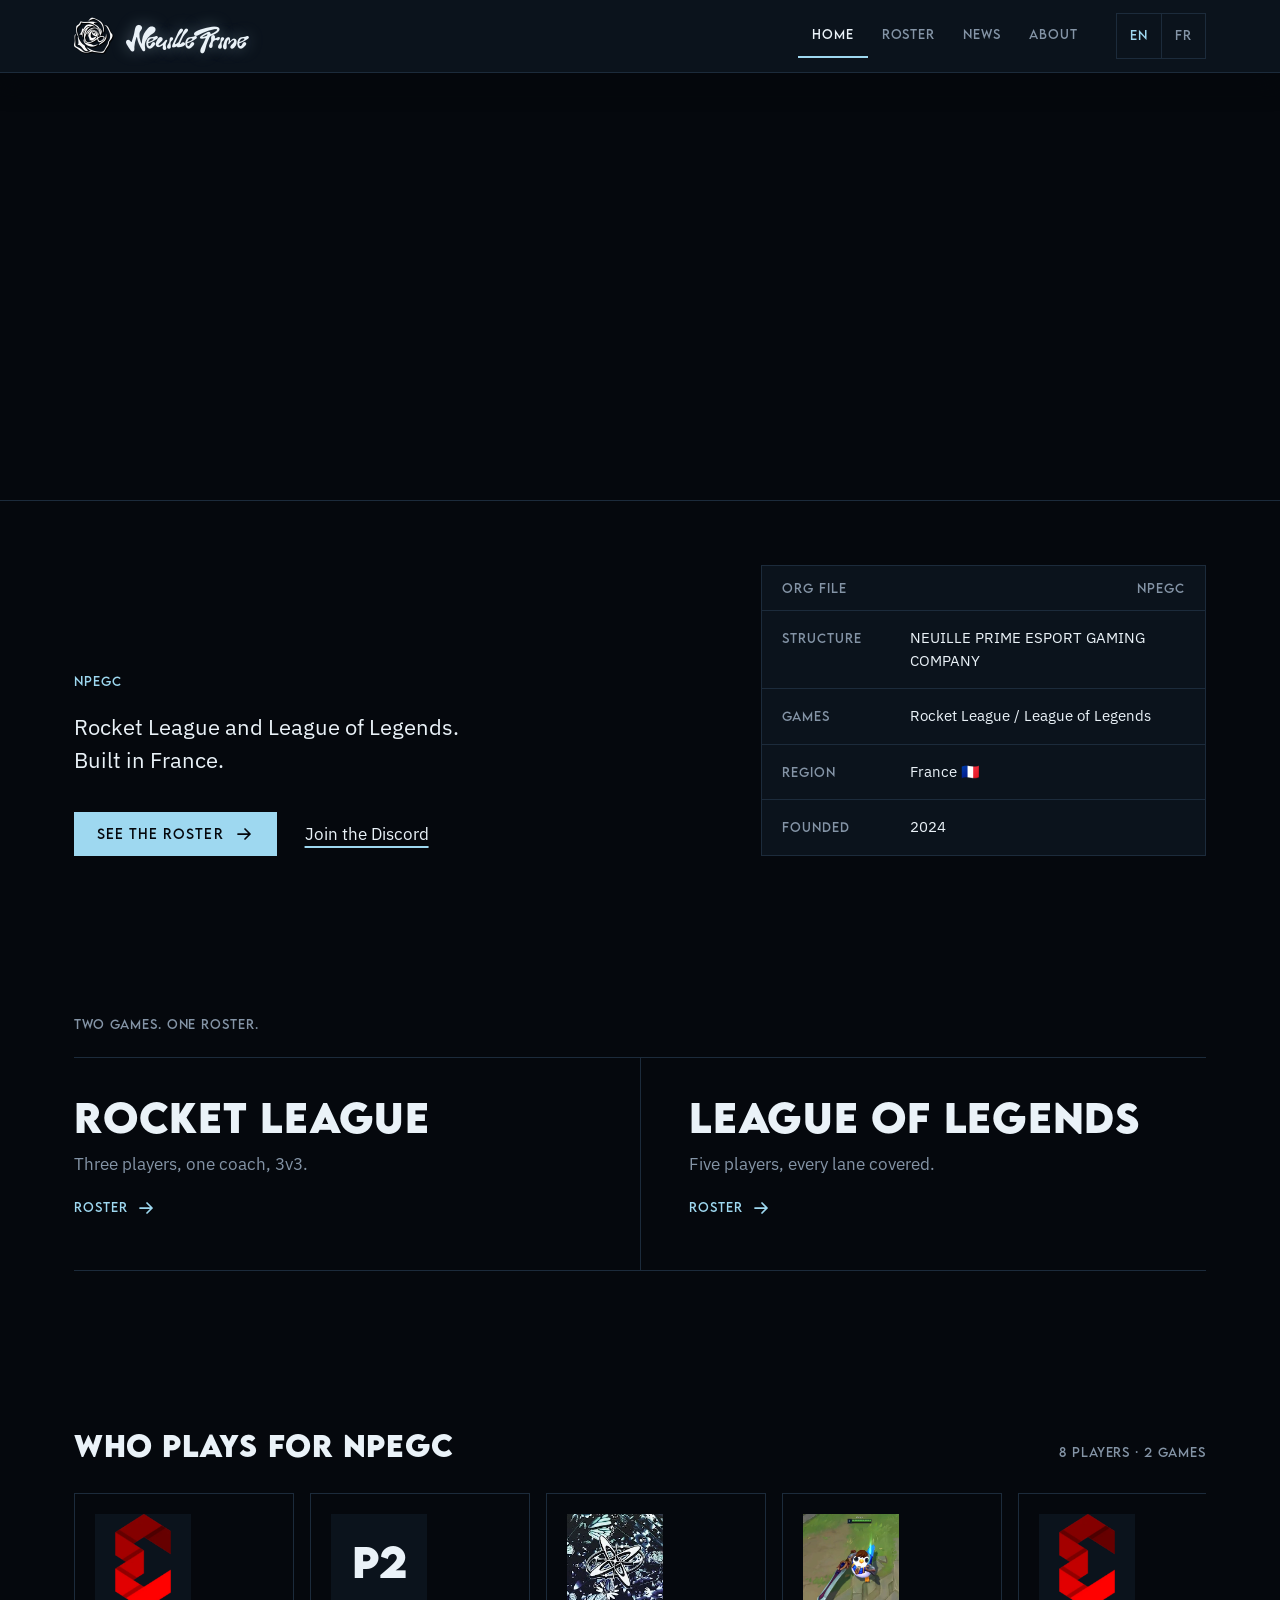
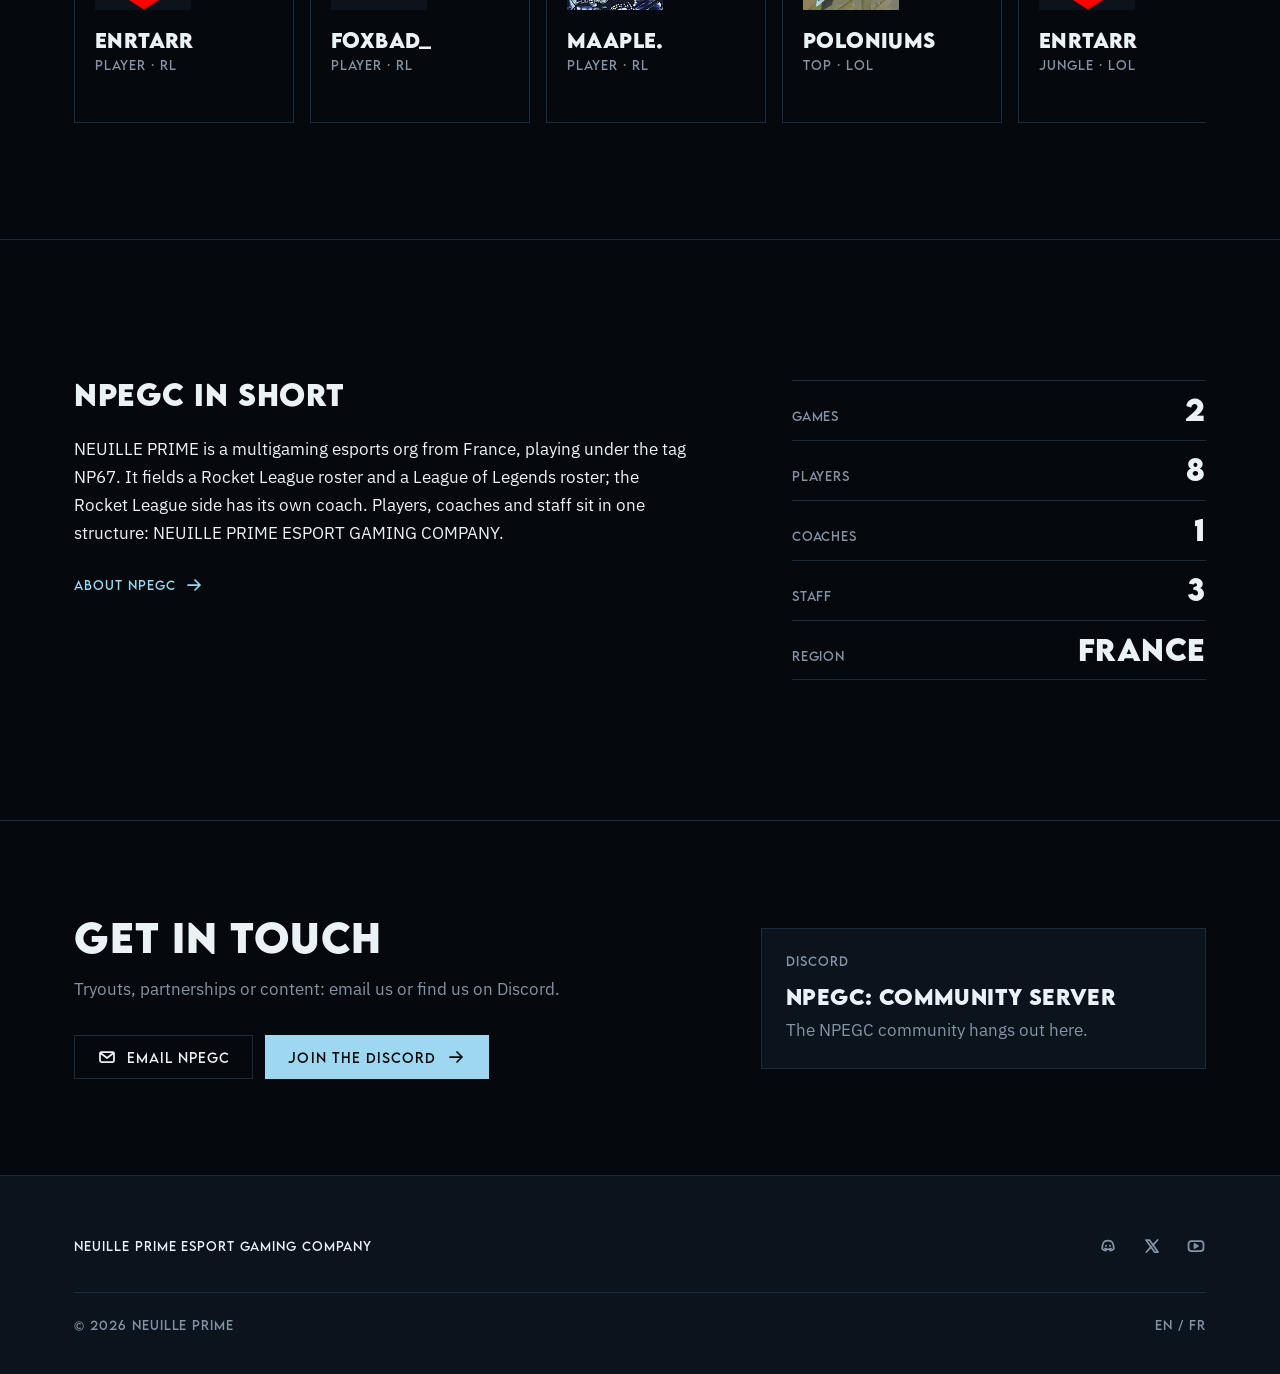
<file: index.html>
<!doctype html>
<html lang="en">

<head>
  <meta charset="utf-8">
  <meta name="viewport" content="width=device-width, initial-scale=1">
  <title>NEUILLE PRIME — Rocket League and League of Legends esports</title>
  <meta name="description"
    content="NEUILLE PRIME is an esports org from France, with Rocket League and League of Legends rosters.">
  <meta name="theme-color" content="#05080D">
  <meta property="og:type" content="website">
  <meta property="og:title" content="NEUILLE PRIME — Rocket League and League of Legends esports">
  <meta property="og:description"
    content="NEUILLE PRIME is an esports org from France, with Rocket League and League of Legends rosters.">
  <meta property="og:url" content="https://neuilleprime.github.io/">
  <link rel="icon" href="./assets/img/favicon-32.png" type="image/png" sizes="32x32">
  <link rel="apple-touch-icon" href="./assets/img/apple-touch-icon.png">
  <link rel="preconnect" href="https://fonts.googleapis.com">
  <link rel="preconnect" href="https://fonts.gstatic.com" crossorigin>
  <link rel="stylesheet" href="https://fonts.googleapis.com/css2?family=IBM+Plex+Sans:wght@400;500&display=swap">
  <link rel="preload" as="image" href="./assets/img/brand/banner-960.webp" media="(max-width: 700px)" fetchpriority="high">
  <link rel="preload" as="image" href="./assets/img/brand/banner-1920.webp" media="(min-width: 701px)" fetchpriority="high">
  <link rel="preload" href="./assets/fonts/lemonmilk-bold.woff2" as="font" type="font/woff2" crossorigin>
  <link rel="preload" href="./assets/fonts/estrella-early.woff2" as="font" type="font/woff2" crossorigin>
  <meta property="og:image" content="https://neuilleprime.github.io/assets/img/brand/og-1200x630.jpg">
  <link rel="stylesheet" href="./assets/css/style.css">
  <script>if ("IntersectionObserver" in window) document.documentElement.className += " js";</script>
</head>

<body data-page="home">
  <a class="skip-link" href="#main" data-i18n="a11y.skip">Skip to content</a>

  <header class="site-header">
    <div class="container site-header__inner">
      <a class="wordmark" href="./index.html"><img class="wordmark__mark" src="./assets/img/logo-mark.webp" alt="" aria-hidden="true" width="40" height="40"><span>Neuille Prime</span></a>
      <nav class="site-nav" aria-label="Main" data-i18n-attr="aria-label:nav.label">
        <ul role="list">
          <li><a href="./index.html" aria-current="page" data-i18n="nav.home">Home</a></li>
          <li><a href="./roster.html" data-i18n="nav.roster">Roster</a></li>
          <li><a href="./news.html" data-i18n="nav.news">News</a></li>
          <li><a href="./about.html" data-i18n="nav.about">About</a></li>
        </ul>
      </nav>
      <div class="lang-toggle" role="group" aria-label="Language" data-i18n-attr="aria-label:lang.label">
        <button type="button" data-lang="en" lang="en" aria-pressed="true">EN</button>
        <button type="button" data-lang="fr" lang="fr" aria-pressed="false">FR</button>
      </div>
    </div>
  </header>

  <main id="main">
    <section class="hero hero--banner" aria-labelledby="hero-title">
      <div class="hero__banner">
        <picture>
          <source media="(max-width: 700px)" srcset="./assets/img/brand/banner-960.webp">
          <img src="./assets/img/brand/banner-1920.webp" alt="" aria-hidden="true" width="1920" height="640" fetchpriority="high" decoding="async">
        </picture>
      </div>
      <div class="container hero__grid">
        <div class="hero__copy">
          <p class="label hero__kicker">NPEGC</p>
          <h1 id="hero-title" class="visually-hidden">NEUILLE PRIME</h1>
          <p class="hero__line" data-i18n="hero.line">Rocket League and League of Legends. Built in France.</p>
          <div class="hero__actions">
            <a class="btn btn--primary" href="./roster.html"><span data-i18n="hero.cta">See the roster</span><svg
                class="icon" viewBox="0 0 20 20" width="20" height="20" fill="none" stroke="currentColor"
                stroke-width="1.75" stroke-linecap="round" stroke-linejoin="round" aria-hidden="true" focusable="false">
                <path d="M4 10h12M11 5l5 5-5 5" />
              </svg></a>
            <a class="text-link" href="https://discord.gg/uu6aJ75XPD" data-i18n="cta.discord">Join the Discord</a>
          </div>
        </div>
        <div class="org-card">
          <p class="label org-card__head"><span data-i18n="org.head">Org file</span><span>NPEGC</span></p>
          <dl>
            <div class="org-card__row">
              <dt class="label" data-i18n="org.structure">Structure</dt>
              <dd>NEUILLE PRIME ESPORT GAMING COMPANY</dd>
            </div>
            <div class="org-card__row">
              <dt class="label" data-i18n="org.games">Games</dt>
              <dd>Rocket League / League of Legends</dd>
            </div>
            <div class="org-card__row">
              <dt class="label" data-i18n="org.region">Region</dt>
              <dd data-i18n="org.regionValue">France 🇫🇷</dd>
            </div>
            <div class="org-card__row">
              <dt class="label" data-i18n="org.founded">Founded</dt>
              <dd>2024</dd>
            </div>
          </dl>
        </div>
      </div>
    </section>

    <section class="games" aria-labelledby="games-title">
      <div class="container">
        <p class="label games__intro" id="games-title" data-i18n="games.intro">Two games. One roster.</p>
        <div class="games__grid">
          <article class="game">
            <h2>Rocket League</h2>
            <p data-i18n="games.rl.line">Three players, one coach, 3v3.</p>
            <a class="mono-link" href="./roster.html#rl" aria-label="Rocket League roster"
              data-i18n-attr="aria-label:games.rl.aria"><span data-i18n="games.link">Roster</span><svg class="icon"
                viewBox="0 0 20 20" width="20" height="20" fill="none" stroke="currentColor" stroke-width="1.75"
                stroke-linecap="round" stroke-linejoin="round" aria-hidden="true" focusable="false">
                <path d="M4 10h12M11 5l5 5-5 5" />
              </svg></a>
          </article>
          <article class="game">
            <h2>League of Legends</h2>
            <p data-i18n="games.lol.line">Five players, every lane covered.</p>
            <a class="mono-link" href="./roster.html#lol" aria-label="League of Legends roster"
              data-i18n-attr="aria-label:games.lol.aria"><span data-i18n="games.link">Roster</span><svg class="icon"
                viewBox="0 0 20 20" width="20" height="20" fill="none" stroke="currentColor" stroke-width="1.75"
                stroke-linecap="round" stroke-linejoin="round" aria-hidden="true" focusable="false">
                <path d="M4 10h12M11 5l5 5-5 5" />
              </svg></a>
          </article>
        </div>
      </div>
    </section>

    <section class="roster-teaser" aria-labelledby="teaser-title">
      <div class="container reveal">
        <div class="roster-teaser__head">
          <h2 id="teaser-title" data-i18n="teaser.title">Who plays for NPEGC</h2>
          <p class="label" data-i18n="teaser.count">8 players · 2 games</p>
        </div>
        <div class="rail" role="region" tabindex="0" aria-label="Player preview, scrolls sideways"
          data-i18n-attr="aria-label:teaser.rail">
          <ul class="rail__list" role="list">
            <li class="tile">
              <img class="portrait" src="./assets/img/portraits/Enrtarr.webp" alt="" aria-hidden="true" width="96" height="96" loading="lazy" decoding="async">
              <p class="tile__tag" translate="no">Enrtarr</p>
              <p class="label tile__role"><span data-i18n="role.player">Player</span> · RL</p>
            </li>
            <li class="tile">
              <div class="initials" aria-hidden="true">P2</div>
              <p class="tile__tag" translate="no">FoxBad_</p>
              <p class="label tile__role"><span data-i18n="role.player">Player</span> · RL</p>
            </li>
            <li class="tile">
              <img class="portrait" src="./assets/img/portraits/maaple.webp" alt="" aria-hidden="true" width="96" height="96" loading="lazy" decoding="async">
              <p class="tile__tag" translate="no">maaple.</p>
              <p class="label tile__role"><span data-i18n="role.player">Player</span> · RL</p>
            </li>
            <li class="tile">
              <img class="portrait" src="./assets/img/portraits/poloniums.webp" alt="" aria-hidden="true" width="96"
              height="96" loading="lazy" decoding="async">
              <p class="tile__tag" translate="no">poloniums</p>
              <p class="label tile__role"><span data-i18n="role.top">Top</span> · LoL</p>
            </li>
            <li class="tile">
              <img class="portrait" src="./assets/img/portraits/Enrtarr.webp" alt="" aria-hidden="true" width="96" height="96" loading="lazy" decoding="async">
              <p class="tile__tag" translate="no">Enrtarr</p>
              <p class="label tile__role"><span data-i18n="role.jungle">Jungle</span> · LoL</p>
            </li>
            <li class="tile tile--more"><a href="./roster.html"><span data-i18n="teaser.more">Full roster</span><svg
                  class="icon" viewBox="0 0 20 20" width="20" height="20" fill="none" stroke="currentColor"
                  stroke-width="1.75" stroke-linecap="round" stroke-linejoin="round" aria-hidden="true"
                  focusable="false">
                  <path d="M4 10h12M11 5l5 5-5 5" />
                </svg></a></li>
          </ul>
        </div>
      </div>
    </section>

    <section class="about-teaser" aria-labelledby="about-title">
      <div class="container about-teaser__grid reveal">
        <div>
          <h2 id="about-title" data-i18n="aboutTeaser.title">NPEGC in short</h2>
          <p data-i18n="aboutTeaser.body">NEUILLE PRIME is a multigaming esports org from France, playing under the tag NP67. It fields a Rocket League roster and a League of Legends roster; the Rocket League side has its own coach. Players, coaches and staff sit in one structure: NEUILLE PRIME ESPORT GAMING COMPANY.</p>
          <a class="mono-link" href="./about.html"><span data-i18n="aboutTeaser.link">About NPEGC</span><svg class="icon"
              viewBox="0 0 20 20" width="20" height="20" fill="none" stroke="currentColor" stroke-width="1.75"
              stroke-linecap="round" stroke-linejoin="round" aria-hidden="true" focusable="false">
              <path d="M4 10h12M11 5l5 5-5 5" />
            </svg></a>
        </div>
        <dl class="stats">
          <div class="stats__row">
            <dt class="label" data-i18n="org.games">Games</dt>
            <dd>2</dd>
          </div>
          <div class="stats__row">
            <dt class="label" data-i18n="stats.players">Players</dt>
            <dd>8</dd>
          </div>
          <div class="stats__row">
            <dt class="label" data-i18n="stats.coaches">Coaches</dt>
            <dd>1</dd>
          </div>
          <div class="stats__row">
            <dt class="label" data-i18n="stats.staff">Staff</dt>
            <dd>3</dd>
          </div>
          <div class="stats__row">
            <dt class="label" data-i18n="org.region">Region</dt>
            <dd>France</dd>
          </div>
        </dl>
      </div>
    </section>

    <section class="contact-band" aria-labelledby="contact-title">
      <div class="container contact-band__grid reveal">
        <div class="contact-band__copy">
        <h2 id="contact-title" data-i18n="contact.title">Get in touch</h2>
        <p data-i18n="contact.line">Tryouts, partnerships or content: email us or find us on Discord.</p>
        <div class="contact-band__actions">
          <a class="btn" href="mailto:neuille.prime@protonmail.com"><svg class="icon" viewBox="0 0 20 20" width="20"
              height="20" fill="none" stroke="currentColor" stroke-width="1.75" stroke-linecap="round"
              stroke-linejoin="round" aria-hidden="true" focusable="false">
              <rect x="3" y="5" width="14" height="10" rx="1.5" />
              <path d="M3.5 6l6.5 5 6.5-5" />
            </svg><span data-i18n="cta.email">Email NPEGC</span></a>
          <a class="btn btn--primary" href="https://discord.gg/uu6aJ75XPD"><span data-i18n="cta.discord">Join the Discord</span><svg class="icon" viewBox="0 0 20 20" width="20" height="20" fill="none"
              stroke="currentColor" stroke-width="1.75" stroke-linecap="round" stroke-linejoin="round"
              aria-hidden="true" focusable="false">
              <path d="M4 10h12M11 5l5 5-5 5" />
            </svg></a>
        </div>
        </div>
        <aside class="discord-card" aria-labelledby="discord-card-title" data-discord-widget="1568592885614645378">
          <p class="label discord-card__head"><span id="discord-card-title">Discord</span><span class="discord-card__live" data-discord-live hidden><span class="discord-card__dot" aria-hidden="true"></span><span data-i18n="discord.live">Live</span></span></p>
          <p class="discord-card__name" translate="no" data-discord-name>NPEGC: Community Server</p>
          <p class="discord-card__count" data-discord-count data-i18n="discord.fallback">The NPEGC community hangs out here.</p>
          <ul class="discord-card__members" role="list" aria-label="Members online now" data-i18n-attr="aria-label:discord.members" data-discord-members hidden></ul>
        </aside>
      </div>
    </section>
  </main>

  <footer class="site-footer">
    <div class="container site-footer__inner">
      <p class="label site-footer__legal">NEUILLE PRIME ESPORT GAMING COMPANY</p>
      <ul class="social site-footer__social" role="list" aria-label="NPEGC social links"
        data-i18n-attr="aria-label:social.label">
        <li><a href="https://discord.gg/uu6aJ75XPD" aria-label="NPEGC on Discord"
            data-i18n-attr="aria-label:social.discord"><svg class="icon" viewBox="0 0 20 20" width="20" height="20"
              fill="none" stroke="currentColor" stroke-width="1.75" stroke-linecap="round" stroke-linejoin="round"
              aria-hidden="true" focusable="false">
              <path
                d="M7 5.2a10 10 0 0 1 6 0c1.6.6 2.6 3.6 2.8 7.6-1 1-2.2 1.6-3.4 1.9l-.9-1.5M7 5.2c-1.6.6-2.6 3.6-2.8 7.6 1 1 2.2 1.6 3.4 1.9l.9-1.5" />
              <path d="M7 12.6c1.9.9 4.1.9 6 0" />
              <path d="M8 9.6v.4M12 9.6v.4" />
            </svg></a></li>
        <li><a href="https://x.com/Neuille_Prime" aria-label="NPEGC on X" data-i18n-attr="aria-label:social.x"><svg
              class="icon" viewBox="0 0 20 20" width="20" height="20" fill="none" stroke="currentColor"
              stroke-width="1.75" stroke-linecap="round" stroke-linejoin="round" aria-hidden="true" focusable="false">
              <path d="M4 4h3.4L16 16h-3.4z" />
              <path d="M15.6 4l-4.9 5.4M9.3 10.6 4.4 16" />
            </svg></a></li>
        <!-- <li><a href="https://twitch.tv/YOUR-CHANNEL" aria-label="NPEGC on Twitch"
            data-i18n-attr="aria-label:social.twitch"><svg class="icon" viewBox="0 0 20 20" width="20" height="20"
              fill="none" stroke="currentColor" stroke-width="1.75" stroke-linecap="round" stroke-linejoin="round"
              aria-hidden="true" focusable="false">
              <path d="M4.5 3.5h11v8l-3 3h-3l-2.5 2.5v-2.5h-2.5z" />
              <path d="M9 7.2v3M12.5 7.2v3" />
            </svg></a></li> -->
        <li><a href="https://youtube.com/@NPEGC" aria-label="NPEGC on YouTube"
            data-i18n-attr="aria-label:social.youtube"><svg class="icon" viewBox="0 0 20 20" width="20" height="20"
              fill="none" stroke="currentColor" stroke-width="1.75" stroke-linecap="round" stroke-linejoin="round"
              aria-hidden="true" focusable="false">
              <rect x="2.5" y="5" width="15" height="10" rx="3" />
              <path d="M8.5 8v4l3.5-2z" />
            </svg></a></li>
        <li hidden><a href="https://www.tiktok.com/@YOUR-TIKTOK" aria-label="NPEGC on TikTok" data-i18n-attr="aria-label:social.tiktok"><svg class="icon" viewBox="0 0 20 20" width="20" height="20" fill="none" stroke="currentColor" stroke-width="1.75" stroke-linecap="round" stroke-linejoin="round" aria-hidden="true" focusable="false"><path d="M11.5 3.5v9a3 3 0 1 1-3-3"/><path d="M11.5 3.5c.5 2.2 2 3.6 4.5 3.8"/></svg></a></li>
        <!-- <li><a href="https://instagram.com/YOUR-HANDLE" aria-label="NPEGC on Instagram"
            data-i18n-attr="aria-label:social.instagram"><svg class="icon" viewBox="0 0 20 20" width="20" height="20"
              fill="none" stroke="currentColor" stroke-width="1.75" stroke-linecap="round" stroke-linejoin="round"
              aria-hidden="true" focusable="false">
              <rect x="3.5" y="3.5" width="13" height="13" rx="4" />
              <circle cx="10" cy="10" r="3" />
              <path d="M14 6h.01" />
            </svg></a></li> -->
      </ul>
      <p class="label site-footer__meta"><span>© <span data-year>2026</span> NEUILLE PRIME</span><span>EN / FR</span>
      </p>
    </div>
  </footer>

  <script src="./assets/js/i18n.js"></script>
  <script src="./assets/js/main.js"></script>
</body>

</html>
</file>
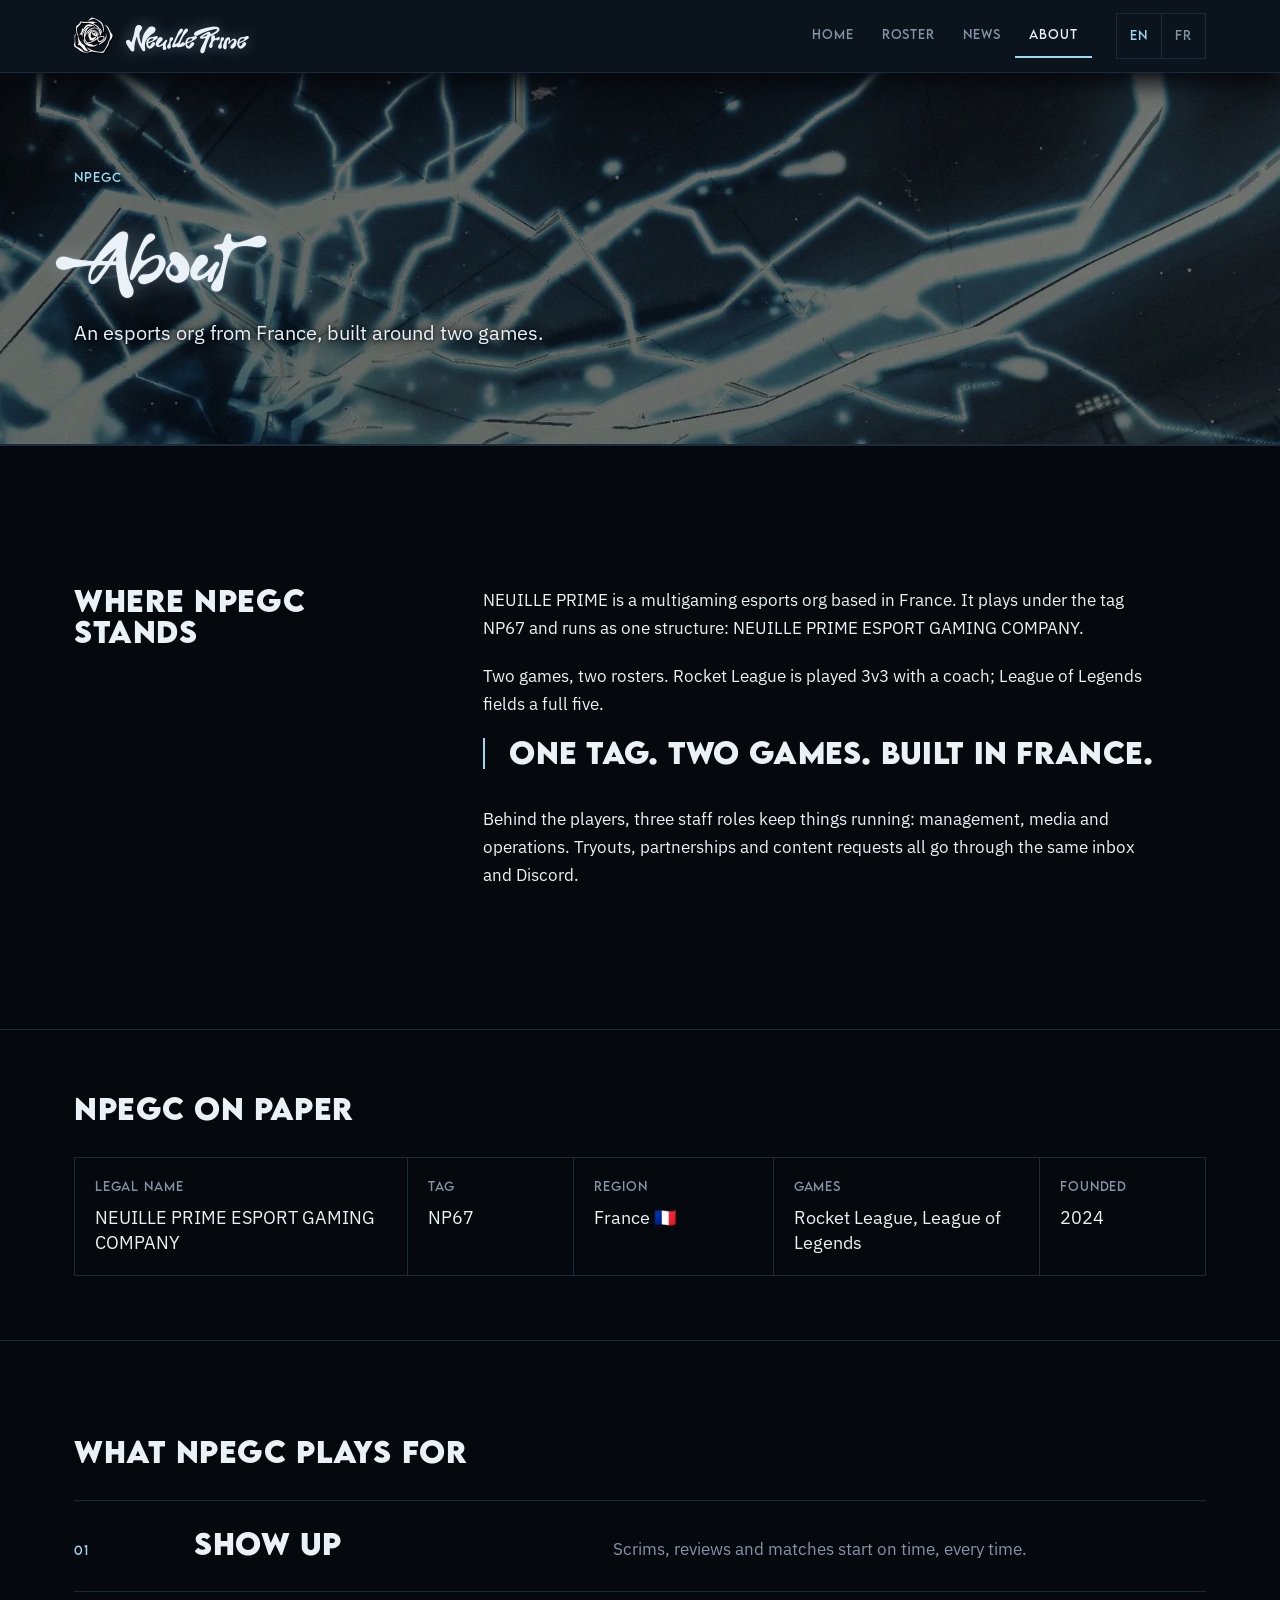
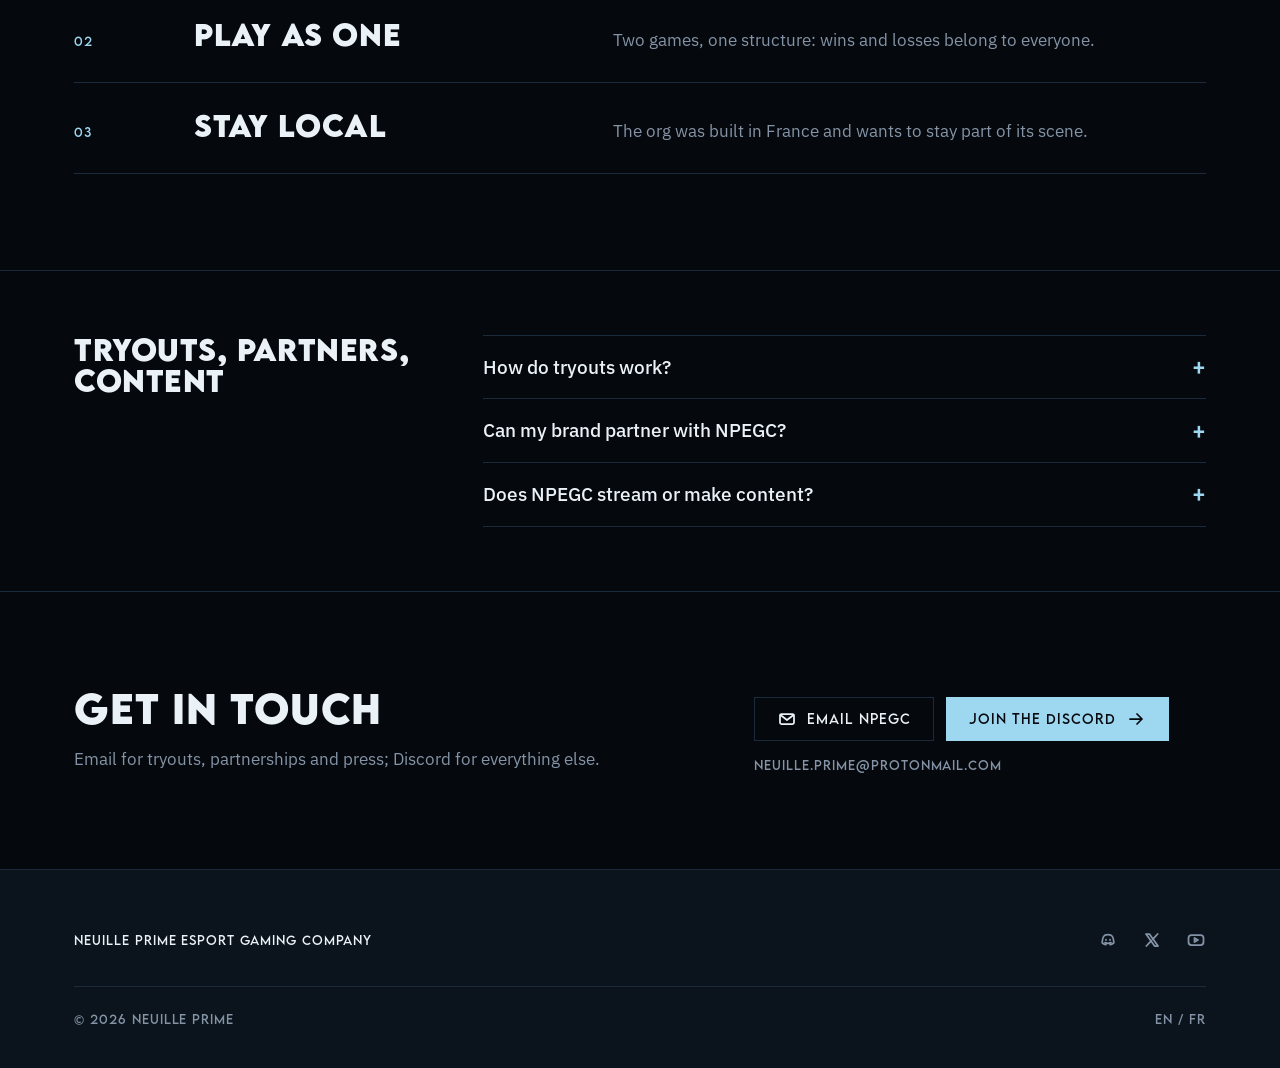
<file: about.html>
<!doctype html>
<html lang="en">

<head>
  <meta charset="utf-8">
  <meta name="viewport" content="width=device-width, initial-scale=1">
  <title>About and contact — NEUILLE PRIME</title>
  <meta name="description"
    content="Who NEUILLE PRIME is, how the org is structured, and how to reach NP67 about tryouts, partnerships and content.">
  <meta name="theme-color" content="#05080D">
  <meta property="og:type" content="website">
  <meta property="og:title" content="About and contact — NEUILLE PRIME">
  <meta property="og:description"
    content="Who NEUILLE PRIME is, how the org is structured, and how to reach NP67 about tryouts, partnerships and content.">
  <meta property="og:url" content="https://neuilleprime.github.io/about.html">
  <link rel="icon" href="./assets/img/favicon-32.png" type="image/png" sizes="32x32">
  <link rel="apple-touch-icon" href="./assets/img/apple-touch-icon.png">
  <link rel="preconnect" href="https://fonts.googleapis.com">
  <link rel="preconnect" href="https://fonts.gstatic.com" crossorigin>
  <link rel="stylesheet" href="https://fonts.googleapis.com/css2?family=IBM+Plex+Sans:wght@400;500&display=swap">
  <link rel="preload" as="image" href="./assets/img/brand/lightning-800.webp" media="(max-width: 799px)" fetchpriority="high">
  <link rel="preload" as="image" href="./assets/img/brand/lightning-1600.webp" media="(min-width: 800px)" fetchpriority="high">
  <link rel="preload" href="./assets/fonts/lemonmilk-bold.woff2" as="font" type="font/woff2" crossorigin>
  <link rel="preload" href="./assets/fonts/estrella-early.woff2" as="font" type="font/woff2" crossorigin>
  <meta property="og:image" content="https://neuilleprime.github.io/assets/img/brand/og-1200x630.jpg">
  <link rel="stylesheet" href="./assets/css/style.css">
  <script>if ("IntersectionObserver" in window) document.documentElement.className += " js";</script>
</head>

<body data-page="about">
  <a class="skip-link" href="#main" data-i18n="a11y.skip">Skip to content</a>

  <header class="site-header">
    <div class="container site-header__inner">
      <a class="wordmark" href="./index.html"><img class="wordmark__mark" src="./assets/img/logo-mark.webp" alt="" aria-hidden="true" width="40" height="40"><span>Neuille Prime</span></a>
      <nav class="site-nav" aria-label="Main" data-i18n-attr="aria-label:nav.label">
        <ul role="list">
          <li><a href="./index.html" data-i18n="nav.home">Home</a></li>
          <li><a href="./roster.html" data-i18n="nav.roster">Roster</a></li>
          <li><a href="./news.html" data-i18n="nav.news">News</a></li>
          <li><a href="./about.html" aria-current="page" data-i18n="nav.about">About</a></li>
        </ul>
      </nav>
      <div class="lang-toggle" role="group" aria-label="Language" data-i18n-attr="aria-label:lang.label">
        <button type="button" data-lang="en" lang="en" aria-pressed="true">EN</button>
        <button type="button" data-lang="fr" lang="fr" aria-pressed="false">FR</button>
      </div>
    </div>
  </header>

  <main id="main">
    <section class="page-head" aria-labelledby="page-title">
      <div class="container">
        <p class="label page-head__kicker">NPEGC</p>
        <h1 id="page-title" data-i18n="about.script">About</h1>
        <p class="page-head__sub" data-i18n="about.sub">An esports org from France, built around two games.</p>
      </div>
    </section>

    <section class="story" aria-labelledby="story-title">
      <div class="container story__grid">
        <h2 id="story-title" data-i18n="story.title">Where NPEGC stands</h2>
        <div>
          <p data-i18n="story.p1">NEUILLE PRIME is a multigaming esports org based in France. It plays under the tag NP67 and runs as one structure: NEUILLE PRIME ESPORT GAMING COMPANY.</p>
          <p data-i18n="story.p2">Two games, two rosters. Rocket League is played 3v3 with a coach; League of Legends fields a full five.</p>
          <p class="pull" data-i18n="story.pull">One tag. Two games. Built in France.</p>
          <p data-i18n="story.p3">Behind the players, three staff roles keep things running: management, media and operations. Tryouts, partnerships and content requests all go through the same inbox and Discord.</p>
        </div>
      </div>
    </section>

    <section class="structure" aria-labelledby="structure-title">
      <div class="container reveal">
        <h2 id="structure-title" data-i18n="structure.title">NPEGC on paper</h2>
        <dl class="facts">
          <div class="facts__cell">
            <dt class="label" data-i18n="structure.legal">Legal name</dt>
            <dd>NEUILLE PRIME ESPORT GAMING COMPANY</dd>
          </div>
          <div class="facts__cell">
            <dt class="label" data-i18n="structure.tag">Tag</dt>
            <dd>NP67</dd>
          </div>
          <div class="facts__cell">
            <dt class="label" data-i18n="org.region">Region</dt>
            <dd data-i18n="org.regionValue">France 🇫🇷</dd>
          </div>
          <div class="facts__cell">
            <dt class="label" data-i18n="org.games">Games</dt>
            <dd>Rocket League, League of Legends</dd>
          </div>
          <div class="facts__cell">
            <dt class="label" data-i18n="org.founded">Founded</dt>
            <dd>2024</dd>
          </div>
        </dl>
      </div>
    </section>

    <section class="values" aria-labelledby="values-title">
      <div class="container reveal">
        <h2 id="values-title" data-i18n="values.title">What NPEGC plays for</h2>
        <ol class="values__list" role="list">
          <li class="values__item">
            <p class="label values__num">01</p>
            <h3 data-i18n="values.1.title">Show up</h3>
            <p data-i18n="values.1.text">Scrims, reviews and matches start on time, every time.</p>
          </li>
          <li class="values__item">
            <p class="label values__num">02</p>
            <h3 data-i18n="values.2.title">Play as one</h3>
            <p data-i18n="values.2.text">Two games, one structure: wins and losses belong to everyone.</p>
          </li>
          <li class="values__item">
            <p class="label values__num">03</p>
            <h3 data-i18n="values.3.title">Stay local</h3>
            <p data-i18n="values.3.text">The org was built in France and wants to stay part of its scene.</p>
          </li>
        </ol>
      </div>
    </section>

    <section class="faq" aria-labelledby="faq-title">
      <div class="container faq__grid">
        <h2 id="faq-title" data-i18n="faq.title">Tryouts, partners, content</h2>
        <div class="faq__list">
          <details>
            <summary data-i18n="faq.1.q">How do tryouts work?</summary>
            <p data-i18n="faq.1.a">Tryouts are announced on the NPEGC Discord. Join the server and watch the announcements, or email NPEGC with your game, your role and your rank.</p>
          </details>
          <details>
            <summary data-i18n="faq.2.q">Can my brand partner with NPEGC?</summary>
            <p data-i18n="faq.2.a">Every request gets read. Email NPEGC with who you are and what you have in mind, and management will get back to you.</p>
          </details>
          <details>
            <summary data-i18n="faq.3.q">Does NPEGC stream or make content?</summary>
            <p data-i18n="faq.3.a">Content goes out on the Twitch, YouTube and social accounts linked at the bottom of this page. For a collab, email NPEGC.</p>
          </details>
        </div>
      </div>
    </section>

    <section class="contact" id="contact" aria-labelledby="contact-title">
      <div class="container contact__grid reveal">
        <div>
          <h2 id="contact-title" data-i18n="contact.title">Get in touch</h2>
          <p class="contact__line" data-i18n="contact.aboutLine">Email for tryouts, partnerships and press; Discord for everything else.</p>
        </div>
        <div>
          <div class="contact__actions">
            <a class="btn" href="mailto:neuille.prime@protonmail.com"><svg class="icon" viewBox="0 0 20 20" width="20"
                height="20" fill="none" stroke="currentColor" stroke-width="1.75" stroke-linecap="round"
                stroke-linejoin="round" aria-hidden="true" focusable="false">
                <rect x="3" y="5" width="14" height="10" rx="1.5" />
                <path d="M3.5 6l6.5 5 6.5-5" />
              </svg><span data-i18n="cta.email">Email NPEGC</span></a>
            <a class="btn btn--primary" href="https://discord.gg/uu6aJ75XPD"><span data-i18n="cta.discord">Join the Discord</span><svg class="icon" viewBox="0 0 20 20" width="20" height="20" fill="none"
                stroke="currentColor" stroke-width="1.75" stroke-linecap="round" stroke-linejoin="round"
                aria-hidden="true" focusable="false">
                <path d="M4 10h12M11 5l5 5-5 5" />
              </svg></a>
          </div>
          <p class="label contact__address">neuille.prime@protonmail.com</p>
        </div>
      </div>
    </section>
  </main>

  <footer class="site-footer">
    <div class="container site-footer__inner">
      <p class="label site-footer__legal">NEUILLE PRIME ESPORT GAMING COMPANY</p>
      <ul class="social site-footer__social" role="list" aria-label="NPEGC social links"
        data-i18n-attr="aria-label:social.label">
        <li><a href="https://discord.gg/uu6aJ75XPD" aria-label="NPEGC on Discord"
            data-i18n-attr="aria-label:social.discord"><svg class="icon" viewBox="0 0 20 20" width="20" height="20"
              fill="none" stroke="currentColor" stroke-width="1.75" stroke-linecap="round" stroke-linejoin="round"
              aria-hidden="true" focusable="false">
              <path
                d="M7 5.2a10 10 0 0 1 6 0c1.6.6 2.6 3.6 2.8 7.6-1 1-2.2 1.6-3.4 1.9l-.9-1.5M7 5.2c-1.6.6-2.6 3.6-2.8 7.6 1 1 2.2 1.6 3.4 1.9l.9-1.5" />
              <path d="M7 12.6c1.9.9 4.1.9 6 0" />
              <path d="M8 9.6v.4M12 9.6v.4" />
            </svg></a></li>
        <li><a href="https://x.com/Neuille_Prime" aria-label="NPEGC on X" data-i18n-attr="aria-label:social.x"><svg
              class="icon" viewBox="0 0 20 20" width="20" height="20" fill="none" stroke="currentColor"
              stroke-width="1.75" stroke-linecap="round" stroke-linejoin="round" aria-hidden="true" focusable="false">
              <path d="M4 4h3.4L16 16h-3.4z" />
              <path d="M15.6 4l-4.9 5.4M9.3 10.6 4.4 16" />
            </svg></a></li>
        <!-- <li><a href="https://twitch.tv/YOUR-CHANNEL" aria-label="NPEGC on Twitch" data-i18n-attr="aria-label:social.twitch"><svg class="icon" viewBox="0 0 20 20" width="20" height="20" fill="none" stroke="currentColor" stroke-width="1.75" stroke-linecap="round" stroke-linejoin="round" aria-hidden="true" focusable="false"><path d="M4.5 3.5h11v8l-3 3h-3l-2.5 2.5v-2.5h-2.5z"/><path d="M9 7.2v3M12.5 7.2v3"/></svg></a></li> -->
        <li><a href="https://youtube.com/@NPEGC" aria-label="NPEGC on YouTube"
            data-i18n-attr="aria-label:social.youtube"><svg class="icon" viewBox="0 0 20 20" width="20" height="20"
              fill="none" stroke="currentColor" stroke-width="1.75" stroke-linecap="round" stroke-linejoin="round"
              aria-hidden="true" focusable="false">
              <rect x="2.5" y="5" width="15" height="10" rx="3" />
              <path d="M8.5 8v4l3.5-2z" />
            </svg></a></li>
        <li hidden><a href="https://www.tiktok.com/@YOUR-TIKTOK" aria-label="NPEGC on TikTok" data-i18n-attr="aria-label:social.tiktok"><svg class="icon" viewBox="0 0 20 20" width="20" height="20" fill="none" stroke="currentColor" stroke-width="1.75" stroke-linecap="round" stroke-linejoin="round" aria-hidden="true" focusable="false"><path d="M11.5 3.5v9a3 3 0 1 1-3-3"/><path d="M11.5 3.5c.5 2.2 2 3.6 4.5 3.8"/></svg></a></li>
        <!-- <li><a href="https://instagram.com/YOUR-HANDLE" aria-label="NPEGC on Instagram" data-i18n-attr="aria-label:social.instagram"><svg class="icon" viewBox="0 0 20 20" width="20" height="20" fill="none" stroke="currentColor" stroke-width="1.75" stroke-linecap="round" stroke-linejoin="round" aria-hidden="true" focusable="false"><rect x="3.5" y="3.5" width="13" height="13" rx="4"/><circle cx="10" cy="10" r="3"/><path d="M14 6h.01"/></svg></a></li> -->
      </ul>
      <p class="label site-footer__meta"><span>© <span data-year>2026</span> NEUILLE PRIME</span><span>EN / FR</span>
      </p>
    </div>
  </footer>

  <script src="./assets/js/i18n.js"></script>
  <script src="./assets/js/main.js"></script>
</body>

</html>
</file>
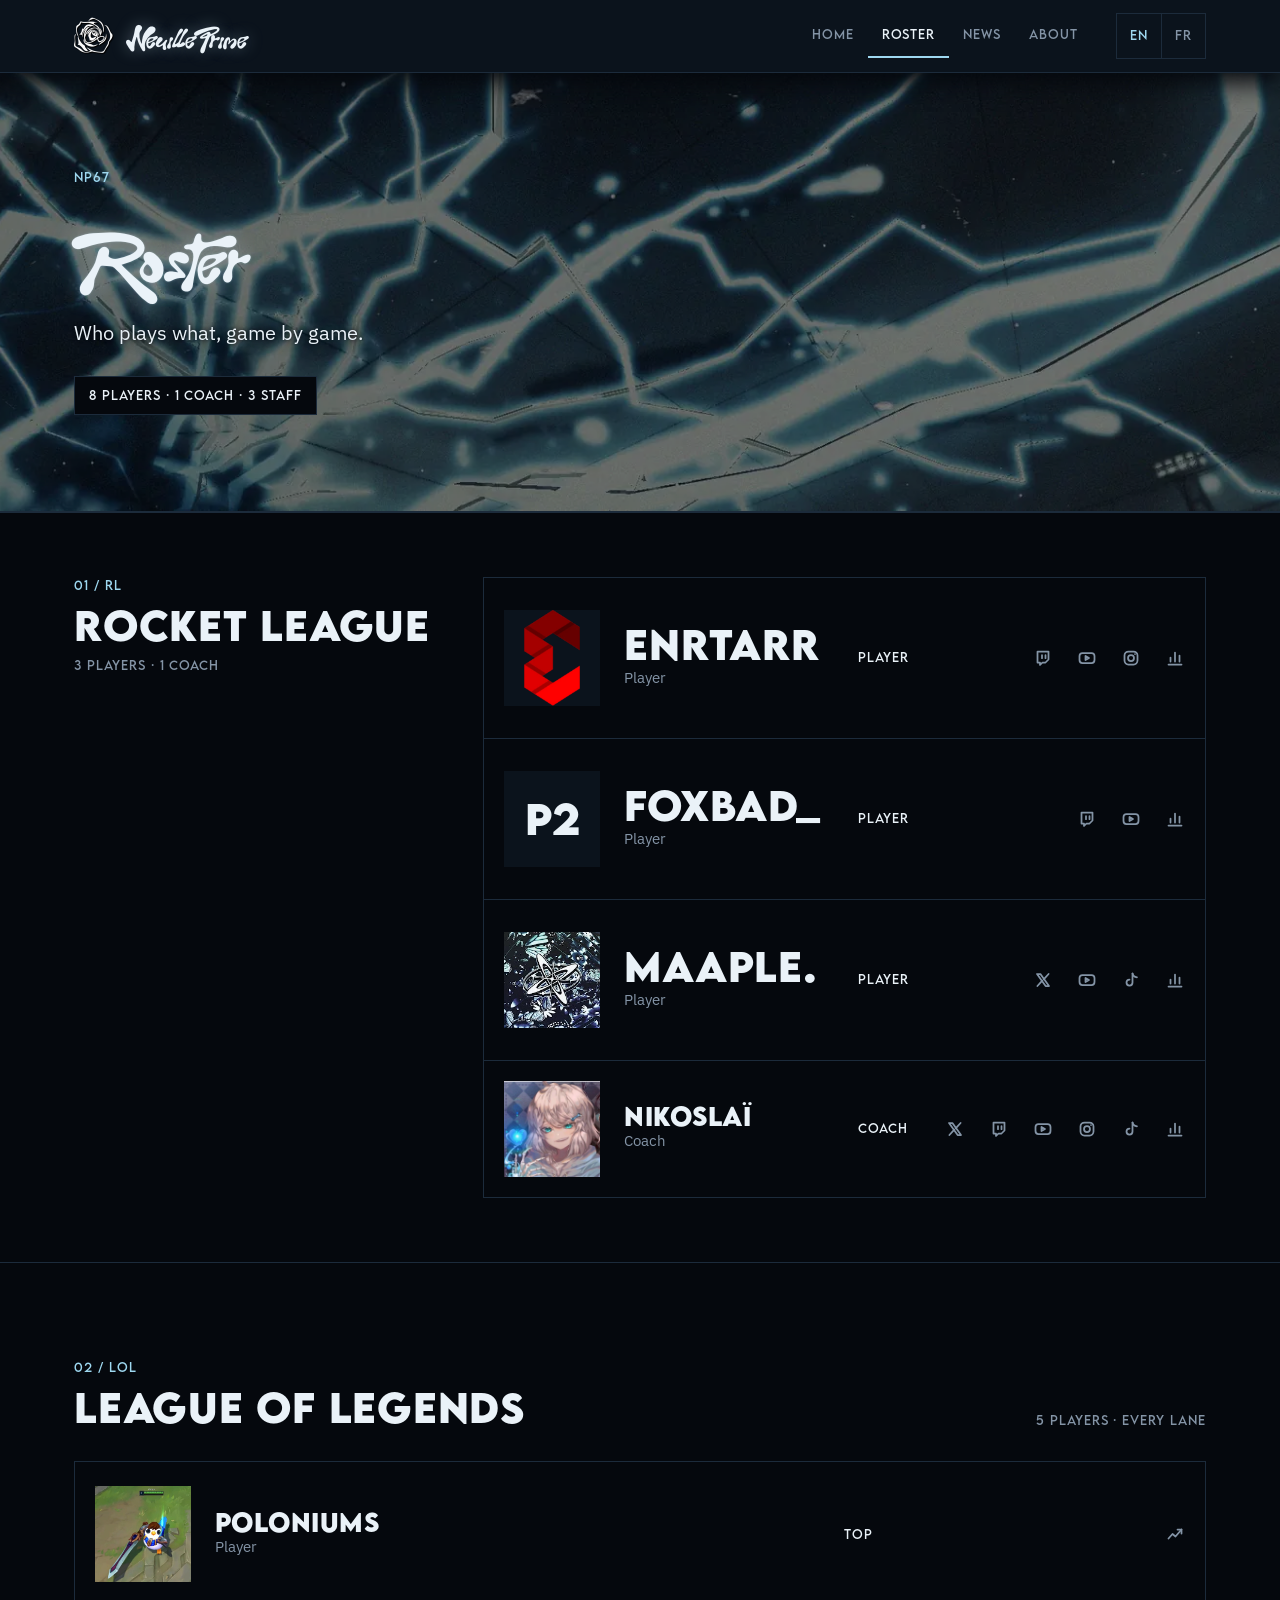
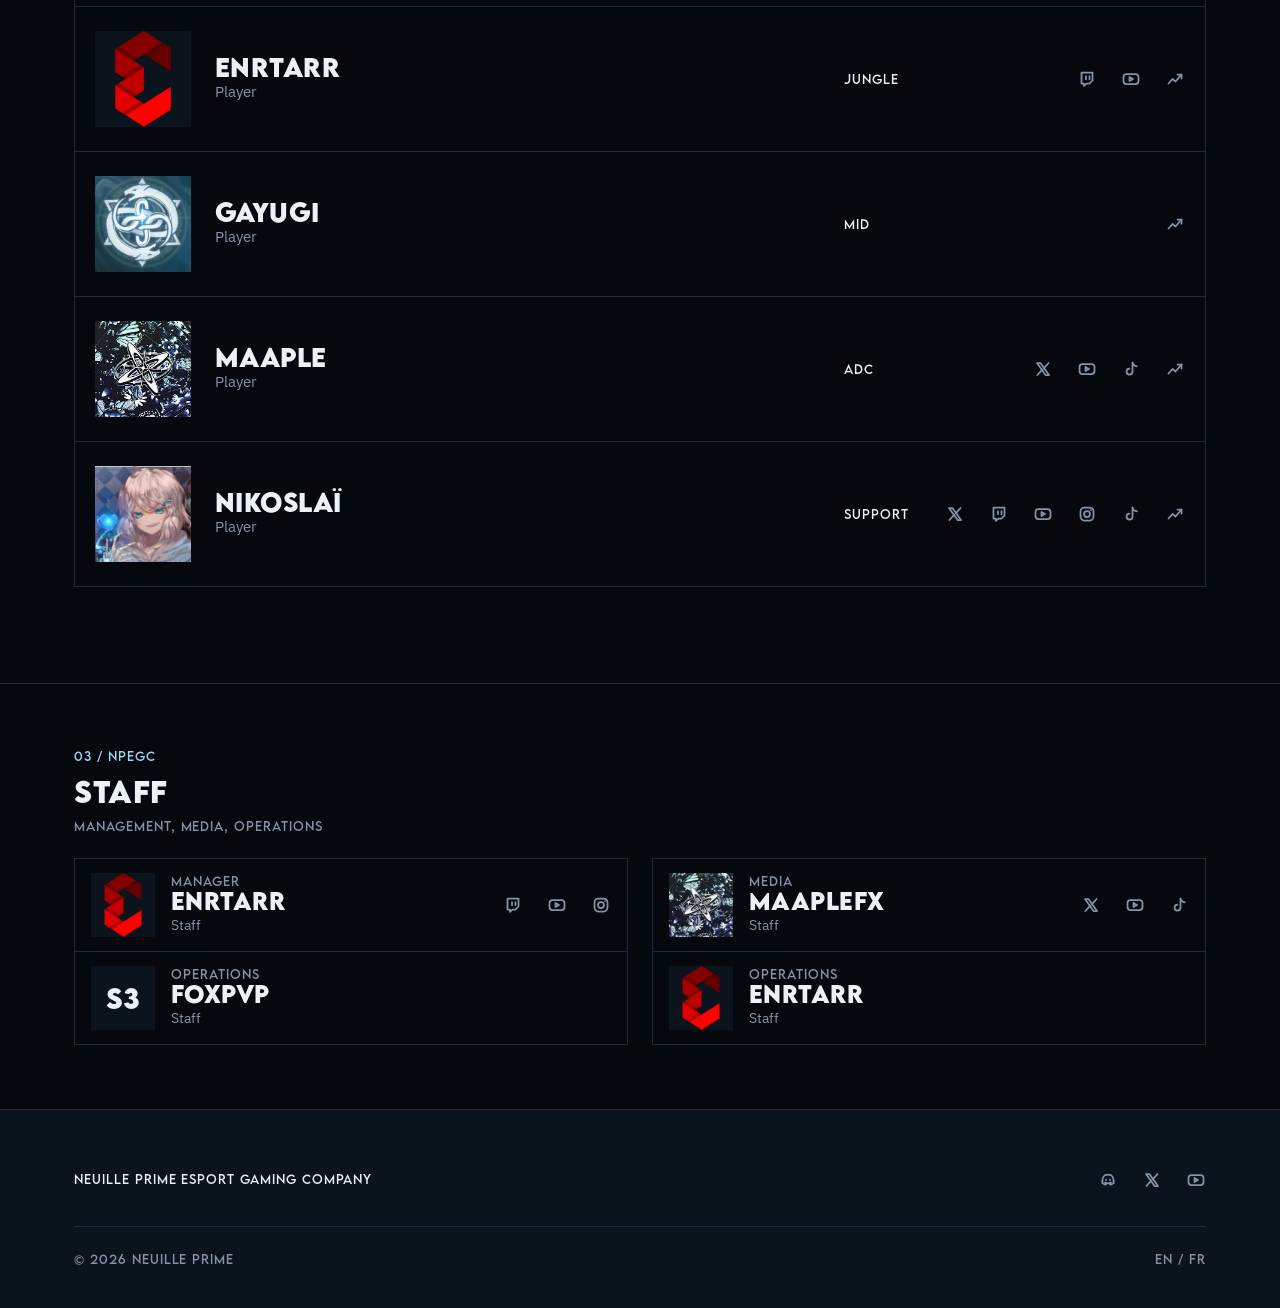
<file: roster.html>
<!doctype html>
<html lang="en">

<head>
  <meta charset="utf-8">
  <meta name="viewport" content="width=device-width, initial-scale=1">
  <title>Roster — NEUILLE PRIME</title>
  <meta name="description"
    content="Players, coaches and staff of NEUILLE PRIME: Rocket League, League of Legends and the people behind them.">
  <meta name="theme-color" content="#05080D">
  <meta property="og:type" content="website">
  <meta property="og:title" content="Roster — NEUILLE PRIME">
  <meta property="og:description"
    content="Players, coaches and staff of NEUILLE PRIME: Rocket League, League of Legends and the people behind them.">
  <meta property="og:url" content="https://neuilleprime.github.io/roster.html">
  <link rel="icon" href="./assets/img/favicon-32.png" type="image/png" sizes="32x32">
  <link rel="apple-touch-icon" href="./assets/img/apple-touch-icon.png">
  <link rel="preconnect" href="https://fonts.googleapis.com">
  <link rel="preconnect" href="https://fonts.gstatic.com" crossorigin>
  <link rel="stylesheet" href="https://fonts.googleapis.com/css2?family=IBM+Plex+Sans:wght@400;500&display=swap">
  <link rel="preload" as="image" href="./assets/img/brand/lightning-800.webp" media="(max-width: 799px)" fetchpriority="high">
  <link rel="preload" as="image" href="./assets/img/brand/lightning-1600.webp" media="(min-width: 800px)" fetchpriority="high">
  <link rel="preload" href="./assets/fonts/lemonmilk-bold.woff2" as="font" type="font/woff2" crossorigin>
  <link rel="preload" href="./assets/fonts/estrella-early.woff2" as="font" type="font/woff2" crossorigin>
  <meta property="og:image" content="https://neuilleprime.github.io/assets/img/brand/og-1200x630.jpg">
  <link rel="stylesheet" href="./assets/css/style.css">
  <script>if ("IntersectionObserver" in window) document.documentElement.className += " js";</script>
</head>

<body data-page="roster">
  <a class="skip-link" href="#main" data-i18n="a11y.skip">Skip to content</a>

  <header class="site-header">
    <div class="container site-header__inner">
      <a class="wordmark" href="./index.html"><img class="wordmark__mark" src="./assets/img/logo-mark.webp" alt=""
          aria-hidden="true" width="40" height="40"><span>Neuille Prime</span></a>
      <nav class="site-nav" aria-label="Main" data-i18n-attr="aria-label:nav.label">
        <ul role="list">
          <li><a href="./index.html" data-i18n="nav.home">Home</a></li>
          <li><a href="./roster.html" aria-current="page" data-i18n="nav.roster">Roster</a></li>
          <li><a href="./news.html" data-i18n="nav.news">News</a></li>
          <li><a href="./about.html" data-i18n="nav.about">About</a></li>
        </ul>
      </nav>
      <div class="lang-toggle" role="group" aria-label="Language" data-i18n-attr="aria-label:lang.label">
        <button type="button" data-lang="en" lang="en" aria-pressed="true">EN</button>
        <button type="button" data-lang="fr" lang="fr" aria-pressed="false">FR</button>
      </div>
    </div>
  </header>

  <main id="main">
    <section class="page-head" aria-labelledby="page-title">
      <div class="container">
        <p class="label page-head__kicker">NP67</p>
        <h1 id="page-title" data-i18n="roster.title">Roster</h1>
        <p class="page-head__sub" data-i18n="roster.sub">Who plays what, game by game.</p>
        <p class="label page-head__count" data-i18n="roster.count">8 players · 1 coach · 3 staff</p>
      </div>
    </section>

    <section class="squad squad--rl" id="rl" aria-labelledby="rl-title">
      <div class="container squad__grid">
        <div class="squad__head">
          <p class="label squad__index">01 / RL</p>
          <h2 id="rl-title">Rocket League</h2>
          <p class="label squad__count" data-i18n="squad.rl.count">3 players · 1 coach</p>
        </div>
        <ul class="squad__list" role="list">
          <li class="row row--feature">
            <img class="portrait" src="./assets/img/portraits/Enrtarr.webp" alt="" aria-hidden="true" width="96"
              height="96" loading="lazy" decoding="async">
            <div>
              <p class="row__tag" id="tag-tag-1" translate="no">Enrtarr</p>
              <p class="row__name" translate="no">Player</p>
            </div>
            <p class="label row__role" data-i18n="role.player">Player</p>
            <ul class="social" role="list">
              <li hidden><a href="https://x.com/YOUR-X" aria-label="X" aria-describedby="tag-tag-1"><svg class="icon"
                    viewBox="0 0 20 20" width="20" height="20" fill="none" stroke="currentColor" stroke-width="1.75"
                    stroke-linecap="round" stroke-linejoin="round" aria-hidden="true" focusable="false">
                    <path d="M4 4h3.4L16 16h-3.4z" />
                    <path d="M15.6 4l-4.9 5.4M9.3 10.6 4.4 16" />
                  </svg></a></li>
              <li><a href="https://twitch.tv/enrtarr" aria-label="Twitch" aria-describedby="tag-tag-1"><svg class="icon"
                    viewBox="0 0 20 20" width="20" height="20" fill="none" stroke="currentColor" stroke-width="1.75"
                    stroke-linecap="round" stroke-linejoin="round" aria-hidden="true" focusable="false">
                    <path d="M4.5 3.5h11v8l-3 3h-3l-2.5 2.5v-2.5h-2.5z" />
                    <path d="M9 7.2v3M12.5 7.2v3" />
                  </svg></a></li>
              <li><a href="https://youtube.com/@enrtarr" aria-label="YouTube" aria-describedby="tag-tag-1"><svg
                    class="icon" viewBox="0 0 20 20" width="20" height="20" fill="none" stroke="currentColor"
                    stroke-width="1.75" stroke-linecap="round" stroke-linejoin="round" aria-hidden="true"
                    focusable="false">
                    <rect x="2.5" y="5" width="15" height="10" rx="3" />
                    <path d="M8.5 8v4l3.5-2z" />
                  </svg></a></li>
              <li><a href="https://instagram.com/enrtarr" aria-label="Instagram" aria-describedby="tag-tag-1"><svg
                    class="icon" viewBox="0 0 20 20" width="20" height="20" fill="none" stroke="currentColor"
                    stroke-width="1.75" stroke-linecap="round" stroke-linejoin="round" aria-hidden="true"
                    focusable="false">
                    <rect x="3.5" y="3.5" width="13" height="13" rx="4" />
                    <circle cx="10" cy="10" r="3" />
                    <path d="M14 6h.01" />
                  </svg></a></li>
              <li hidden><a href="https://www.tiktok.com/@YOUR-TIKTOK" aria-label="TikTok"
                  aria-describedby="tag-tag-1"><svg class="icon" viewBox="0 0 20 20" width="20" height="20" fill="none"
                    stroke="currentColor" stroke-width="1.75" stroke-linecap="round" stroke-linejoin="round"
                    aria-hidden="true" focusable="false">
                    <path d="M11.5 3.5v9a3 3 0 1 1-3-3" />
                    <path d="M11.5 3.5c.5 2.2 2 3.6 4.5 3.8" />
                  </svg></a></li>
              <li><a href="https://rocketleague.tracker.network/rocket-league/profile/epic/Enrtarr/overview"
                  aria-label="RL Tracker" aria-describedby="tag-tag-1"><svg class="icon" viewBox="0 0 20 20" width="20"
                    height="20" fill="none" stroke="currentColor" stroke-width="1.75" stroke-linecap="round"
                    stroke-linejoin="round" aria-hidden="true" focusable="false">
                    <path d="M3.5 16.5h13" />
                    <path d="M5.5 13.5v-4M10 13.5v-9M14.5 13.5v-6" />
                  </svg></a></li>
            </ul>
          </li>
          <li class="row row--feature">
            <div class="initials" aria-hidden="true">P2</div>
            <div>
              <p class="row__tag" id="tag-tag-2" translate="no">FoxBad_</p>
              <p class="row__name" translate="no">Player</p>
            </div>
            <p class="label row__role" data-i18n="role.player">Player</p>
            <ul class="social" role="list">
              <li hidden><a href="https://x.com/YOUR-X" aria-label="X" aria-describedby="tag-tag-2"><svg class="icon"
                    viewBox="0 0 20 20" width="20" height="20" fill="none" stroke="currentColor" stroke-width="1.75"
                    stroke-linecap="round" stroke-linejoin="round" aria-hidden="true" focusable="false">
                    <path d="M4 4h3.4L16 16h-3.4z" />
                    <path d="M15.6 4l-4.9 5.4M9.3 10.6 4.4 16" />
                  </svg></a></li>
              <li><a href="https://twitch.tv/foxpvp_06" aria-label="Twitch" aria-describedby="tag-tag-2"><svg
                    class="icon" viewBox="0 0 20 20" width="20" height="20" fill="none" stroke="currentColor"
                    stroke-width="1.75" stroke-linecap="round" stroke-linejoin="round" aria-hidden="true"
                    focusable="false">
                    <path d="M4.5 3.5h11v8l-3 3h-3l-2.5 2.5v-2.5h-2.5z" />
                    <path d="M9 7.2v3M12.5 7.2v3" />
                  </svg></a></li>
              <li><a href="https://youtube.com/@foxpvp27" aria-label="YouTube" aria-describedby="tag-tag-2"><svg
                    class="icon" viewBox="0 0 20 20" width="20" height="20" fill="none" stroke="currentColor"
                    stroke-width="1.75" stroke-linecap="round" stroke-linejoin="round" aria-hidden="true"
                    focusable="false">
                    <rect x="2.5" y="5" width="15" height="10" rx="3" />
                    <path d="M8.5 8v4l3.5-2z" />
                  </svg></a></li>
              <li hidden><a href="https://instagram.com/YOUR-INSTAGRAM" aria-label="Instagram"
                  aria-describedby="tag-tag-2"><svg class="icon" viewBox="0 0 20 20" width="20" height="20" fill="none"
                    stroke="currentColor" stroke-width="1.75" stroke-linecap="round" stroke-linejoin="round"
                    aria-hidden="true" focusable="false">
                    <rect x="3.5" y="3.5" width="13" height="13" rx="4" />
                    <circle cx="10" cy="10" r="3" />
                    <path d="M14 6h.01" />
                  </svg></a></li>
              <li hidden><a href="https://www.tiktok.com/@YOUR-TIKTOK" aria-label="TikTok"
                  aria-describedby="tag-tag-2"><svg class="icon" viewBox="0 0 20 20" width="20" height="20" fill="none"
                    stroke="currentColor" stroke-width="1.75" stroke-linecap="round" stroke-linejoin="round"
                    aria-hidden="true" focusable="false">
                    <path d="M11.5 3.5v9a3 3 0 1 1-3-3" />
                    <path d="M11.5 3.5c.5 2.2 2 3.6 4.5 3.8" />
                  </svg></a></li>
              <li><a href="https://rocketleague.tracker.network/rocket-league/profile/epic/FoxBad_/overview"
                  aria-label="RL Tracker" aria-describedby="tag-tag-2"><svg class="icon" viewBox="0 0 20 20" width="20"
                    height="20" fill="none" stroke="currentColor" stroke-width="1.75" stroke-linecap="round"
                    stroke-linejoin="round" aria-hidden="true" focusable="false">
                    <path d="M3.5 16.5h13" />
                    <path d="M5.5 13.5v-4M10 13.5v-9M14.5 13.5v-6" />
                  </svg></a></li>
            </ul>
          </li>
          <li class="row row--feature">
            <img class="portrait" src="./assets/img/portraits/maaple.webp" alt="" aria-hidden="true" width="96"
              height="96" loading="lazy" decoding="async">
            <div>
              <p class="row__tag" id="tag-tag-3" translate="no">maaple.</p>
              <p class="row__name" translate="no">Player</p>
            </div>
            <p class="label row__role" data-i18n="role.player">Player</p>
            <ul class="social" role="list">
              <li><a href="https://x.com/maaplefx" aria-label="X" aria-describedby="tag-tag-3"><svg class="icon"
                    viewBox="0 0 20 20" width="20" height="20" fill="none" stroke="currentColor" stroke-width="1.75"
                    stroke-linecap="round" stroke-linejoin="round" aria-hidden="true" focusable="false">
                    <path d="M4 4h3.4L16 16h-3.4z" />
                    <path d="M15.6 4l-4.9 5.4M9.3 10.6 4.4 16" />
                  </svg></a></li>
              <li hidden><a href="https://twitch.tv/YOUR-TWITCH" aria-label="Twitch" aria-describedby="tag-tag-3"><svg
                    class="icon" viewBox="0 0 20 20" width="20" height="20" fill="none" stroke="currentColor"
                    stroke-width="1.75" stroke-linecap="round" stroke-linejoin="round" aria-hidden="true"
                    focusable="false">
                    <path d="M4.5 3.5h11v8l-3 3h-3l-2.5 2.5v-2.5h-2.5z" />
                    <path d="M9 7.2v3M12.5 7.2v3" />
                  </svg></a></li>
              <li><a href="https://youtube.com/@maaplefx" aria-label="YouTube" aria-describedby="tag-tag-3"><svg
                    class="icon" viewBox="0 0 20 20" width="20" height="20" fill="none" stroke="currentColor"
                    stroke-width="1.75" stroke-linecap="round" stroke-linejoin="round" aria-hidden="true"
                    focusable="false">
                    <rect x="2.5" y="5" width="15" height="10" rx="3" />
                    <path d="M8.5 8v4l3.5-2z" />
                  </svg></a></li>
              <li hidden><a href="https://instagram.com/YOUR-INSTAGRAM" aria-label="Instagram"
                  aria-describedby="tag-tag-3"><svg class="icon" viewBox="0 0 20 20" width="20" height="20" fill="none"
                    stroke="currentColor" stroke-width="1.75" stroke-linecap="round" stroke-linejoin="round"
                    aria-hidden="true" focusable="false">
                    <rect x="3.5" y="3.5" width="13" height="13" rx="4" />
                    <circle cx="10" cy="10" r="3" />
                    <path d="M14 6h.01" />
                  </svg></a></li>
              <li><a href="https://www.tiktok.com/@maaplefx" aria-label="TikTok"
                  aria-describedby="tag-tag-3"><svg class="icon" viewBox="0 0 20 20" width="20" height="20" fill="none"
                    stroke="currentColor" stroke-width="1.75" stroke-linecap="round" stroke-linejoin="round"
                    aria-hidden="true" focusable="false">
                    <path d="M11.5 3.5v9a3 3 0 1 1-3-3" />
                    <path d="M11.5 3.5c.5 2.2 2 3.6 4.5 3.8" />
                  </svg></a></li>
              <li><a href="https://rocketleague.tracker.network/rocket-league/profile/epic/maaple./overview"
                  aria-label="RL Tracker" aria-describedby="tag-tag-3"><svg class="icon" viewBox="0 0 20 20" width="20"
                    height="20" fill="none" stroke="currentColor" stroke-width="1.75" stroke-linecap="round"
                    stroke-linejoin="round" aria-hidden="true" focusable="false">
                    <path d="M3.5 16.5h13" />
                    <path d="M5.5 13.5v-4M10 13.5v-9M14.5 13.5v-6" />
                  </svg></a></li>
            </ul>
          </li>
          <li class="row">
            <img class="portrait" src="./assets/img/portraits/Nikoslaï.webp" alt="" aria-hidden="true" width="96"
              height="96" loading="lazy" decoding="async">
            <div>
              <p class="row__tag" id="tag-coach-rl" translate="no">Nikoslaï</p>
              <p class="row__name" translate="no">Coach</p>
            </div>
            <p class="label row__role" data-i18n="role.coach">Coach</p>
            <ul class="social" role="list">
              <li><a href="https://x.com/Nikoslaii" aria-label="X" aria-describedby="tag-coach-rl"><svg class="icon"
                    viewBox="0 0 20 20" width="20" height="20" fill="none" stroke="currentColor" stroke-width="1.75"
                    stroke-linecap="round" stroke-linejoin="round" aria-hidden="true" focusable="false">
                    <path d="M4 4h3.4L16 16h-3.4z" />
                    <path d="M15.6 4l-4.9 5.4M9.3 10.6 4.4 16" />
                  </svg></a></li>
              <li><a href="https://twitch.tv/nikoslaii" aria-label="Twitch"
                  aria-describedby="tag-coach-rl"><svg class="icon" viewBox="0 0 20 20" width="20" height="20"
                    fill="none" stroke="currentColor" stroke-width="1.75" stroke-linecap="round" stroke-linejoin="round"
                    aria-hidden="true" focusable="false">
                    <path d="M4.5 3.5h11v8l-3 3h-3l-2.5 2.5v-2.5h-2.5z" />
                    <path d="M9 7.2v3M12.5 7.2v3" />
                  </svg></a></li>
              <li><a href="https://youtube.com/@nikoslaitale" aria-label="YouTube"
                  aria-describedby="tag-coach-rl"><svg class="icon" viewBox="0 0 20 20" width="20" height="20"
                    fill="none" stroke="currentColor" stroke-width="1.75" stroke-linecap="round" stroke-linejoin="round"
                    aria-hidden="true" focusable="false">
                    <rect x="2.5" y="5" width="15" height="10" rx="3" />
                    <path d="M8.5 8v4l3.5-2z" />
                  </svg></a></li>
              <li><a href="https://instagram.com/nikoslaii" aria-label="Instagram"
                  aria-describedby="tag-coach-rl"><svg class="icon" viewBox="0 0 20 20" width="20" height="20"
                    fill="none" stroke="currentColor" stroke-width="1.75" stroke-linecap="round" stroke-linejoin="round"
                    aria-hidden="true" focusable="false">
                    <rect x="3.5" y="3.5" width="13" height="13" rx="4" />
                    <circle cx="10" cy="10" r="3" />
                    <path d="M14 6h.01" />
                  </svg></a></li>
              <li><a href="https://www.tiktok.com/@nikoslaii" aria-label="TikTok"
                  aria-describedby="tag-coach-rl"><svg class="icon" viewBox="0 0 20 20" width="20" height="20"
                    fill="none" stroke="currentColor" stroke-width="1.75" stroke-linecap="round" stroke-linejoin="round"
                    aria-hidden="true" focusable="false">
                    <path d="M11.5 3.5v9a3 3 0 1 1-3-3" />
                    <path d="M11.5 3.5c.5 2.2 2 3.6 4.5 3.8" />
                  </svg></a></li>
              <li><a href="https://rocketleague.tracker.network/rocket-league/profile/epic/nikoslaï/overview"
                  aria-label="RL Tracker" aria-describedby="tag-coach-rl"><svg class="icon" viewBox="0 0 20 20"
                    width="20" height="20" fill="none" stroke="currentColor" stroke-width="1.75" stroke-linecap="round"
                    stroke-linejoin="round" aria-hidden="true" focusable="false">
                    <path d="M3.5 16.5h13" />
                    <path d="M5.5 13.5v-4M10 13.5v-9M14.5 13.5v-6" />
                  </svg></a></li>
            </ul>
          </li>
        </ul>
      </div>
    </section>

    <section class="squad squad--lol" id="lol" aria-labelledby="lol-title">
      <div class="container">
        <div class="squad__head">
          <div>
            <p class="label squad__index">02 / LOL</p>
            <h2 id="lol-title">League of Legends</h2>
          </div>
          <p class="label squad__count" data-i18n="squad.lol.count">5 players · every lane</p>
        </div>
        <ul class="squad__list" role="list">
          <li class="row">
            <img class="portrait" src="./assets/img/portraits/poloniums.webp" alt="" aria-hidden="true" width="96"
              height="96" loading="lazy" decoding="async">
            <div>
              <p class="row__tag" id="tag-tag-4" translate="no">Poloniums</p>
              <p class="row__name" translate="no">Player</p>
            </div>
            <p class="label row__role" data-i18n="role.top">Top</p>
            <ul class="social" role="list">
              <li hidden><a href="https://x.com/YOUR-X" aria-label="X" aria-describedby="tag-tag-4"><svg class="icon"
                    viewBox="0 0 20 20" width="20" height="20" fill="none" stroke="currentColor" stroke-width="1.75"
                    stroke-linecap="round" stroke-linejoin="round" aria-hidden="true" focusable="false">
                    <path d="M4 4h3.4L16 16h-3.4z" />
                    <path d="M15.6 4l-4.9 5.4M9.3 10.6 4.4 16" />
                  </svg></a></li>
              <li hidden><a href="https://twitch.tv/YOUR-TWITCH" aria-label="Twitch" aria-describedby="tag-tag-4"><svg
                    class="icon" viewBox="0 0 20 20" width="20" height="20" fill="none" stroke="currentColor"
                    stroke-width="1.75" stroke-linecap="round" stroke-linejoin="round" aria-hidden="true"
                    focusable="false">
                    <path d="M4.5 3.5h11v8l-3 3h-3l-2.5 2.5v-2.5h-2.5z" />
                    <path d="M9 7.2v3M12.5 7.2v3" />
                  </svg></a></li>
              <li hidden><a href="https://youtube.com/@YOUR-YOUTUBE" aria-label="YouTube"
                  aria-describedby="tag-tag-4"><svg class="icon" viewBox="0 0 20 20" width="20" height="20" fill="none"
                    stroke="currentColor" stroke-width="1.75" stroke-linecap="round" stroke-linejoin="round"
                    aria-hidden="true" focusable="false">
                    <rect x="2.5" y="5" width="15" height="10" rx="3" />
                    <path d="M8.5 8v4l3.5-2z" />
                  </svg></a></li>
              <li hidden><a href="https://instagram.com/YOUR-INSTAGRAM" aria-label="Instagram"
                  aria-describedby="tag-tag-4"><svg class="icon" viewBox="0 0 20 20" width="20" height="20" fill="none"
                    stroke="currentColor" stroke-width="1.75" stroke-linecap="round" stroke-linejoin="round"
                    aria-hidden="true" focusable="false">
                    <rect x="3.5" y="3.5" width="13" height="13" rx="4" />
                    <circle cx="10" cy="10" r="3" />
                    <path d="M14 6h.01" />
                  </svg></a></li>
              <li hidden><a href="https://www.tiktok.com/@YOUR-TIKTOK" aria-label="TikTok"
                  aria-describedby="tag-tag-4"><svg class="icon" viewBox="0 0 20 20" width="20" height="20" fill="none"
                    stroke="currentColor" stroke-width="1.75" stroke-linecap="round" stroke-linejoin="round"
                    aria-hidden="true" focusable="false">
                    <path d="M11.5 3.5v9a3 3 0 1 1-3-3" />
                    <path d="M11.5 3.5c.5 2.2 2 3.6 4.5 3.8" />
                  </svg></a></li>
              <li><a href="https://dpm.lol/POLONIUMS-EUW" aria-label="DPM.LOL" aria-describedby="tag-tag-4"><svg
                    class="icon" viewBox="0 0 20 20" width="20" height="20" fill="none" stroke="currentColor"
                    stroke-width="1.75" stroke-linecap="round" stroke-linejoin="round" aria-hidden="true"
                    focusable="false">
                    <path d="M3.5 14.5l4-4.5 3 2.5 6-7" />
                    <path d="M12.5 5.5h4v4" />
                  </svg></a></li>
            </ul>
          </li>
          <li class="row">
            <img class="portrait" src="./assets/img/portraits/Enrtarr.webp" alt="" aria-hidden="true" width="96"
              height="96" loading="lazy" decoding="async">
            <div>
              <p class="row__tag" id="tag-tag-5" translate="no">Enrtarr</p>
              <p class="row__name" translate="no">Player</p>
            </div>
            <p class="label row__role" data-i18n="role.jungle">Jungle</p>
            <ul class="social" role="list">
              <li hidden><a href="https://x.com/YOUR-X" aria-label="X" aria-describedby="tag-tag-5"><svg class="icon"
                    viewBox="0 0 20 20" width="20" height="20" fill="none" stroke="currentColor" stroke-width="1.75"
                    stroke-linecap="round" stroke-linejoin="round" aria-hidden="true" focusable="false">
                    <path d="M4 4h3.4L16 16h-3.4z" />
                    <path d="M15.6 4l-4.9 5.4M9.3 10.6 4.4 16" />
                  </svg></a></li>
              <li><a href="https://twitch.tv/enrtarr" aria-label="Twitch" aria-describedby="tag-tag-5"><svg class="icon"
                    viewBox="0 0 20 20" width="20" height="20" fill="none" stroke="currentColor" stroke-width="1.75"
                    stroke-linecap="round" stroke-linejoin="round" aria-hidden="true" focusable="false">
                    <path d="M4.5 3.5h11v8l-3 3h-3l-2.5 2.5v-2.5h-2.5z" />
                    <path d="M9 7.2v3M12.5 7.2v3" />
                  </svg></a></li>
              <li><a href="https://youtube.com/@Enrtarr" aria-label="YouTube" aria-describedby="tag-tag-5"><svg
                    class="icon" viewBox="0 0 20 20" width="20" height="20" fill="none" stroke="currentColor"
                    stroke-width="1.75" stroke-linecap="round" stroke-linejoin="round" aria-hidden="true"
                    focusable="false">
                    <rect x="2.5" y="5" width="15" height="10" rx="3" />
                    <path d="M8.5 8v4l3.5-2z" />
                  </svg></a></li>
              <li hidden><a href="https://instagram.com/enrtarr" aria-label="Instagram"
                  aria-describedby="tag-tag-5"><svg class="icon" viewBox="0 0 20 20" width="20" height="20" fill="none"
                    stroke="currentColor" stroke-width="1.75" stroke-linecap="round" stroke-linejoin="round"
                    aria-hidden="true" focusable="false">
                    <rect x="3.5" y="3.5" width="13" height="13" rx="4" />
                    <circle cx="10" cy="10" r="3" />
                    <path d="M14 6h.01" />
                  </svg></a></li>
              <li hidden><a href="https://www.tiktok.com/@YOUR-TIKTOK" aria-label="TikTok"
                  aria-describedby="tag-tag-5"><svg class="icon" viewBox="0 0 20 20" width="20" height="20" fill="none"
                    stroke="currentColor" stroke-width="1.75" stroke-linecap="round" stroke-linejoin="round"
                    aria-hidden="true" focusable="false">
                    <path d="M11.5 3.5v9a3 3 0 1 1-3-3" />
                    <path d="M11.5 3.5c.5 2.2 2 3.6 4.5 3.8" />
                  </svg></a></li>
              <li><a href="https://dpm.lol/Enrtarr-001" aria-label="DPM.LOL" aria-describedby="tag-tag-5"><svg
                    class="icon" viewBox="0 0 20 20" width="20" height="20" fill="none" stroke="currentColor"
                    stroke-width="1.75" stroke-linecap="round" stroke-linejoin="round" aria-hidden="true"
                    focusable="false">
                    <path d="M3.5 14.5l4-4.5 3 2.5 6-7" />
                    <path d="M12.5 5.5h4v4" />
                  </svg></a></li>
            </ul>
          </li>
          <li class="row">
            <img class="portrait" src="./assets/img/portraits/Gayugi.webp" alt="" aria-hidden="true" width="96"
              height="96" loading="lazy" decoding="async">
            <div>
              <p class="row__tag" id="tag-tag-6" translate="no">Gayugi</p>
              <p class="row__name" translate="no">Player</p>
            </div>
            <p class="label row__role" data-i18n="role.mid">Mid</p>
            <ul class="social" role="list">
              <li hidden><a href="https://x.com/YOUR-X" aria-label="X" aria-describedby="tag-tag-6"><svg class="icon"
                    viewBox="0 0 20 20" width="20" height="20" fill="none" stroke="currentColor" stroke-width="1.75"
                    stroke-linecap="round" stroke-linejoin="round" aria-hidden="true" focusable="false">
                    <path d="M4 4h3.4L16 16h-3.4z" />
                    <path d="M15.6 4l-4.9 5.4M9.3 10.6 4.4 16" />
                  </svg></a></li>
              <li hidden><a href="https://twitch.tv/YOUR-TWITCH" aria-label="Twitch" aria-describedby="tag-tag-6"><svg
                    class="icon" viewBox="0 0 20 20" width="20" height="20" fill="none" stroke="currentColor"
                    stroke-width="1.75" stroke-linecap="round" stroke-linejoin="round" aria-hidden="true"
                    focusable="false">
                    <path d="M4.5 3.5h11v8l-3 3h-3l-2.5 2.5v-2.5h-2.5z" />
                    <path d="M9 7.2v3M12.5 7.2v3" />
                  </svg></a></li>
              <li hidden><a href="https://youtube.com/@YOUR-YOUTUBE" aria-label="YouTube"
                  aria-describedby="tag-tag-6"><svg class="icon" viewBox="0 0 20 20" width="20" height="20" fill="none"
                    stroke="currentColor" stroke-width="1.75" stroke-linecap="round" stroke-linejoin="round"
                    aria-hidden="true" focusable="false">
                    <rect x="2.5" y="5" width="15" height="10" rx="3" />
                    <path d="M8.5 8v4l3.5-2z" />
                  </svg></a></li>
              <li hidden><a href="https://instagram.com/YOUR-INSTAGRAM" aria-label="Instagram"
                  aria-describedby="tag-tag-6"><svg class="icon" viewBox="0 0 20 20" width="20" height="20" fill="none"
                    stroke="currentColor" stroke-width="1.75" stroke-linecap="round" stroke-linejoin="round"
                    aria-hidden="true" focusable="false">
                    <rect x="3.5" y="3.5" width="13" height="13" rx="4" />
                    <circle cx="10" cy="10" r="3" />
                    <path d="M14 6h.01" />
                  </svg></a></li>
              <li hidden><a href="https://www.tiktok.com/@YOUR-TIKTOK" aria-label="TikTok"
                  aria-describedby="tag-tag-6"><svg class="icon" viewBox="0 0 20 20" width="20" height="20" fill="none"
                    stroke="currentColor" stroke-width="1.75" stroke-linecap="round" stroke-linejoin="round"
                    aria-hidden="true" focusable="false">
                    <path d="M11.5 3.5v9a3 3 0 1 1-3-3" />
                    <path d="M11.5 3.5c.5 2.2 2 3.6 4.5 3.8" />
                  </svg></a></li>
              <li><a href="https://dpm.lol/KiwiLeLent-FOOL" aria-label="DPM.LOL" aria-describedby="tag-tag-6"><svg
                    class="icon" viewBox="0 0 20 20" width="20" height="20" fill="none" stroke="currentColor"
                    stroke-width="1.75" stroke-linecap="round" stroke-linejoin="round" aria-hidden="true"
                    focusable="false">
                    <path d="M3.5 14.5l4-4.5 3 2.5 6-7" />
                    <path d="M12.5 5.5h4v4" />
                  </svg></a></li>
            </ul>
          </li>
          <li class="row">
            <img class="portrait" src="./assets/img/portraits/maaple.webp" alt="" aria-hidden="true" width="96"
              height="96" loading="lazy" decoding="async">
            <div>
              <p class="row__tag" id="tag-tag-7" translate="no">maaple</p>
              <p class="row__name" translate="no">Player</p>
            </div>
            <p class="label row__role" data-i18n="role.adc">ADC</p>
            <ul class="social" role="list">
              <li><a href="https://x.com/maaplefx" aria-label="X" aria-describedby="tag-tag-7"><svg class="icon"
                    viewBox="0 0 20 20" width="20" height="20" fill="none" stroke="currentColor" stroke-width="1.75"
                    stroke-linecap="round" stroke-linejoin="round" aria-hidden="true" focusable="false">
                    <path d="M4 4h3.4L16 16h-3.4z" />
                    <path d="M15.6 4l-4.9 5.4M9.3 10.6 4.4 16" />
                  </svg></a></li>
              <li hidden><a href="https://twitch.tv/YOUR-TWITCH" aria-label="Twitch" aria-describedby="tag-tag-7"><svg
                    class="icon" viewBox="0 0 20 20" width="20" height="20" fill="none" stroke="currentColor"
                    stroke-width="1.75" stroke-linecap="round" stroke-linejoin="round" aria-hidden="true"
                    focusable="false">
                    <path d="M4.5 3.5h11v8l-3 3h-3l-2.5 2.5v-2.5h-2.5z" />
                    <path d="M9 7.2v3M12.5 7.2v3" />
                  </svg></a></li>
              <li><a href="https://youtube.com/@maaplefx" aria-label="YouTube" aria-describedby="tag-tag-7"><svg
                    class="icon" viewBox="0 0 20 20" width="20" height="20" fill="none" stroke="currentColor"
                    stroke-width="1.75" stroke-linecap="round" stroke-linejoin="round" aria-hidden="true"
                    focusable="false">
                    <rect x="2.5" y="5" width="15" height="10" rx="3" />
                    <path d="M8.5 8v4l3.5-2z" />
                  </svg></a></li>
              <li hidden><a href="https://instagram.com/YOUR-INSTAGRAM" aria-label="Instagram"
                  aria-describedby="tag-tag-7"><svg class="icon" viewBox="0 0 20 20" width="20" height="20" fill="none"
                    stroke="currentColor" stroke-width="1.75" stroke-linecap="round" stroke-linejoin="round"
                    aria-hidden="true" focusable="false">
                    <rect x="3.5" y="3.5" width="13" height="13" rx="4" />
                    <circle cx="10" cy="10" r="3" />
                    <path d="M14 6h.01" />
                  </svg></a></li>
              <li><a href="https://www.tiktok.com/@maaplefx" aria-label="TikTok"
                  aria-describedby="tag-tag-7"><svg class="icon" viewBox="0 0 20 20" width="20" height="20" fill="none"
                    stroke="currentColor" stroke-width="1.75" stroke-linecap="round" stroke-linejoin="round"
                    aria-hidden="true" focusable="false">
                    <path d="M11.5 3.5v9a3 3 0 1 1-3-3" />
                    <path d="M11.5 3.5c.5 2.2 2 3.6 4.5 3.8" />
                  </svg></a></li>
              <li><a href="https://dpm.lol/maaple-diff" aria-label="DPM.LOL" aria-describedby="tag-tag-7"><svg
                    class="icon" viewBox="0 0 20 20" width="20" height="20" fill="none" stroke="currentColor"
                    stroke-width="1.75" stroke-linecap="round" stroke-linejoin="round" aria-hidden="true"
                    focusable="false">
                    <path d="M3.5 14.5l4-4.5 3 2.5 6-7" />
                    <path d="M12.5 5.5h4v4" />
                  </svg></a></li>
            </ul>
          </li>
          <li class="row">
            <!-- <div class="initials" aria-hidden="true">P8</div> -->
            <img class="portrait" src="./assets/img/portraits/Nikoslaï.webp" alt="" aria-hidden="true" width="64"
              height="64" loading="lazy" decoding="async">
            <div>
              <p class="row__tag" id="tag-tag-8" translate="no">Nikoslaï</p>
              <p class="row__name" translate="no">Player</p>
            </div>
            <p class="label row__role" data-i18n="role.support">Support</p>
            <ul class="social" role="list">
              <li><a href="https://x.com/Nikoslaii" aria-label="X" aria-describedby="tag-coach-rl"><svg class="icon"
                    viewBox="0 0 20 20" width="20" height="20" fill="none" stroke="currentColor" stroke-width="1.75"
                    stroke-linecap="round" stroke-linejoin="round" aria-hidden="true" focusable="false">
                    <path d="M4 4h3.4L16 16h-3.4z" />
                    <path d="M15.6 4l-4.9 5.4M9.3 10.6 4.4 16" />
                  </svg></a></li>
              <li><a href="https://twitch.tv/nikoslaii" aria-label="Twitch"
                  aria-describedby="tag-coach-rl"><svg class="icon" viewBox="0 0 20 20" width="20" height="20"
                    fill="none" stroke="currentColor" stroke-width="1.75" stroke-linecap="round" stroke-linejoin="round"
                    aria-hidden="true" focusable="false">
                    <path d="M4.5 3.5h11v8l-3 3h-3l-2.5 2.5v-2.5h-2.5z" />
                    <path d="M9 7.2v3M12.5 7.2v3" />
                  </svg></a></li>
              <li><a href="https://youtube.com/@nikoslaitale" aria-label="YouTube"
                  aria-describedby="tag-coach-rl"><svg class="icon" viewBox="0 0 20 20" width="20" height="20"
                    fill="none" stroke="currentColor" stroke-width="1.75" stroke-linecap="round" stroke-linejoin="round"
                    aria-hidden="true" focusable="false">
                    <rect x="2.5" y="5" width="15" height="10" rx="3" />
                    <path d="M8.5 8v4l3.5-2z" />
                  </svg></a></li>
              <li><a href="https://instagram.com/nikoslaii" aria-label="Instagram"
                  aria-describedby="tag-coach-rl"><svg class="icon" viewBox="0 0 20 20" width="20" height="20"
                    fill="none" stroke="currentColor" stroke-width="1.75" stroke-linecap="round" stroke-linejoin="round"
                    aria-hidden="true" focusable="false">
                    <rect x="3.5" y="3.5" width="13" height="13" rx="4" />
                    <circle cx="10" cy="10" r="3" />
                    <path d="M14 6h.01" />
                  </svg></a></li>
              <li><a href="https://www.tiktok.com/@nikoslaii" aria-label="TikTok"
                  aria-describedby="tag-coach-rl"><svg class="icon" viewBox="0 0 20 20" width="20" height="20"
                    fill="none" stroke="currentColor" stroke-width="1.75" stroke-linecap="round" stroke-linejoin="round"
                    aria-hidden="true" focusable="false">
                    <path d="M11.5 3.5v9a3 3 0 1 1-3-3" />
                    <path d="M11.5 3.5c.5 2.2 2 3.6 4.5 3.8" />
                  </svg></a></li>
              <li><a href="https://dpm.lol/nikoslaï-EUW" aria-label="DPM.LOL" aria-describedby="tag-tag-8"><svg
                    class="icon" viewBox="0 0 20 20" width="20" height="20" fill="none" stroke="currentColor"
                    stroke-width="1.75" stroke-linecap="round" stroke-linejoin="round" aria-hidden="true"
                    focusable="false">
                    <path d="M3.5 14.5l4-4.5 3 2.5 6-7" />
                    <path d="M12.5 5.5h4v4" />
                  </svg></a></li>
            </ul>
          </li>
          <!-- <li class="row">
            <div class="initials" aria-hidden="true">C2</div>
            <div>
              <p class="row__tag" id="tag-coach-lol">YOUR-COACH-LOL</p>
              <p class="row__name">Coach Two</p>
            </div>
            <p class="label row__role" data-i18n="role.coach">Coach</p>
            <ul class="social" role="list">
              <li><a href="https://x.com/YOUR-COACH-LOL" aria-label="X" aria-describedby="tag-coach-lol"><svg
                    class="icon" viewBox="0 0 20 20" width="20" height="20" fill="none" stroke="currentColor"
                    stroke-width="1.75" stroke-linecap="round" stroke-linejoin="round" aria-hidden="true"
                    focusable="false">
                    <path d="M4 4h3.4L16 16h-3.4z" />
                    <path d="M15.6 4l-4.9 5.4M9.3 10.6 4.4 16" />
                  </svg></a></li>
              <li><a href="https://twitch.tv/YOUR-COACH-LOL" aria-label="Twitch" aria-describedby="tag-coach-lol"><svg
                    class="icon" viewBox="0 0 20 20" width="20" height="20" fill="none" stroke="currentColor"
                    stroke-width="1.75" stroke-linecap="round" stroke-linejoin="round" aria-hidden="true"
                    focusable="false">
                    <path d="M4.5 3.5h11v8l-3 3h-3l-2.5 2.5v-2.5h-2.5z" />
                    <path d="M9 7.2v3M12.5 7.2v3" />
                  </svg></a></li>
            </ul>
          </li> -->
        </ul>
      </div>
    </section>

    <section class="squad squad--staff" id="staff" aria-labelledby="staff-title">
      <div class="container">
        <div class="squad__head">
          <p class="label squad__index">03 / NPEGC</p>
          <h2 id="staff-title" data-i18n="squad.staff.title">Staff</h2>
          <p class="label squad__count" data-i18n="squad.staff.count">Management, media, operations</p>
        </div>
        <ul class="staff-list" role="list">
          <li class="staff-row">
            <img class="portrait" src="./assets/img/portraits/Enrtarr.webp" alt="" aria-hidden="true" width="64"
              height="64" loading="lazy" decoding="async">
            <div>
              <p class="label row__role" data-i18n="role.manager">Manager</p>
              <p class="row__tag" id="tag-staff-1" translate="no">Enrtarr</p>
              <p class="row__name" translate="no">Staff</p>
            </div>
            <ul class="social" role="list">
              <li hidden><a href="https://x.com/YOUR-X" aria-label="X" aria-describedby="tag-staff-1"><svg class="icon"
                    viewBox="0 0 20 20" width="20" height="20" fill="none" stroke="currentColor" stroke-width="1.75"
                    stroke-linecap="round" stroke-linejoin="round" aria-hidden="true" focusable="false">
                    <path d="M4 4h3.4L16 16h-3.4z" />
                    <path d="M15.6 4l-4.9 5.4M9.3 10.6 4.4 16" />
                  </svg></a></li>
              <li><a href="https://twitch.tv/Enrtarr" aria-label="Twitch" aria-describedby="tag-staff-1"><svg
                    class="icon" viewBox="0 0 20 20" width="20" height="20" fill="none" stroke="currentColor"
                    stroke-width="1.75" stroke-linecap="round" stroke-linejoin="round" aria-hidden="true"
                    focusable="false">
                    <path d="M4.5 3.5h11v8l-3 3h-3l-2.5 2.5v-2.5h-2.5z" />
                    <path d="M9 7.2v3M12.5 7.2v3" />
                  </svg></a></li>
              <li><a href="https://youtube.com/@Enrtarr" aria-label="YouTube" aria-describedby="tag-staff-1"><svg
                    class="icon" viewBox="0 0 20 20" width="20" height="20" fill="none" stroke="currentColor"
                    stroke-width="1.75" stroke-linecap="round" stroke-linejoin="round" aria-hidden="true"
                    focusable="false">
                    <rect x="2.5" y="5" width="15" height="10" rx="3" />
                    <path d="M8.5 8v4l3.5-2z" />
                  </svg></a></li>
              <li><a href="https://instagram.com/enrtarr" aria-label="Instagram"
                  aria-describedby="tag-staff-1"><svg class="icon" viewBox="0 0 20 20" width="20" height="20"
                    fill="none" stroke="currentColor" stroke-width="1.75" stroke-linecap="round" stroke-linejoin="round"
                    aria-hidden="true" focusable="false">
                    <rect x="3.5" y="3.5" width="13" height="13" rx="4" />
                    <circle cx="10" cy="10" r="3" />
                    <path d="M14 6h.01" />
                  </svg></a></li>
              <li hidden><a href="https://www.tiktok.com/@YOUR-TIKTOK" aria-label="TikTok"
                  aria-describedby="tag-staff-1"><svg class="icon" viewBox="0 0 20 20" width="20" height="20"
                    fill="none" stroke="currentColor" stroke-width="1.75" stroke-linecap="round" stroke-linejoin="round"
                    aria-hidden="true" focusable="false">
                    <path d="M11.5 3.5v9a3 3 0 1 1-3-3" />
                    <path d="M11.5 3.5c.5 2.2 2 3.6 4.5 3.8" />
                  </svg></a></li>
            </ul>
          </li>
          <li class="staff-row">
            <img class="portrait" src="./assets/img/portraits/maaple.webp" alt="" aria-hidden="true" width="64"
              height="64" loading="lazy" decoding="async">
            <div>
              <p class="label row__role" data-i18n="role.media">Media</p>
              <p class="row__tag" id="tag-staff-2" translate="no">maaplefx</p>
              <p class="row__name" translate="no">Staff</p>
            </div>
            <ul class="social" role="list">
              <li><a href="https://x.com/maaplefx" aria-label="X" aria-describedby="tag-staff-2"><svg class="icon"
                    viewBox="0 0 20 20" width="20" height="20" fill="none" stroke="currentColor" stroke-width="1.75"
                    stroke-linecap="round" stroke-linejoin="round" aria-hidden="true" focusable="false">
                    <path d="M4 4h3.4L16 16h-3.4z" />
                    <path d="M15.6 4l-4.9 5.4M9.3 10.6 4.4 16" />
                  </svg></a></li>
              <li hidden><a href="https://twitch.tv/YOUR-TWITCH" aria-label="Twitch" aria-describedby="tag-staff-2"><svg
                    class="icon" viewBox="0 0 20 20" width="20" height="20" fill="none" stroke="currentColor"
                    stroke-width="1.75" stroke-linecap="round" stroke-linejoin="round" aria-hidden="true"
                    focusable="false">
                    <path d="M4.5 3.5h11v8l-3 3h-3l-2.5 2.5v-2.5h-2.5z" />
                    <path d="M9 7.2v3M12.5 7.2v3" />
                  </svg></a></li>
              <li><a href="https://youtube.com/@maaplefx" aria-label="YouTube" aria-describedby="tag-staff-2"><svg
                    class="icon" viewBox="0 0 20 20" width="20" height="20" fill="none" stroke="currentColor"
                    stroke-width="1.75" stroke-linecap="round" stroke-linejoin="round" aria-hidden="true"
                    focusable="false">
                    <rect x="2.5" y="5" width="15" height="10" rx="3" />
                    <path d="M8.5 8v4l3.5-2z" />
                  </svg></a></li>
              <li hidden><a href="https://instagram.com/YOUR-INSTAGRAM" aria-label="Instagram"
                  aria-describedby="tag-staff-2"><svg class="icon" viewBox="0 0 20 20" width="20" height="20"
                    fill="none" stroke="currentColor" stroke-width="1.75" stroke-linecap="round" stroke-linejoin="round"
                    aria-hidden="true" focusable="false">
                    <rect x="3.5" y="3.5" width="13" height="13" rx="4" />
                    <circle cx="10" cy="10" r="3" />
                    <path d="M14 6h.01" />
                  </svg></a></li>
              <li><a href="https://www.tiktok.com/@maaplefx" aria-label="TikTok"
                  aria-describedby="tag-staff-2"><svg class="icon" viewBox="0 0 20 20" width="20" height="20"
                    fill="none" stroke="currentColor" stroke-width="1.75" stroke-linecap="round" stroke-linejoin="round"
                    aria-hidden="true" focusable="false">
                    <path d="M11.5 3.5v9a3 3 0 1 1-3-3" />
                    <path d="M11.5 3.5c.5 2.2 2 3.6 4.5 3.8" />
                  </svg></a></li>
            </ul>
          </li>
          <li class="staff-row">
            <div class="initials" aria-hidden="true">S3</div>
            <div>
              <p class="label row__role" data-i18n="role.operations">Operations</p>
              <p class="row__tag" id="tag-staff-3">FoxPvP</p>
              <p class="row__name">Staff</p>
            </div>
            <ul class="social" role="list">
              <li hidden><a href="https://x.com/YOUR-STAFF-3" aria-label="X" aria-describedby="tag-staff-3"><svg
                    class="icon" viewBox="0 0 20 20" width="20" height="20" fill="none" stroke="currentColor"
                    stroke-width="1.75" stroke-linecap="round" stroke-linejoin="round" aria-hidden="true"
                    focusable="false">
                    <path d="M4 4h3.4L16 16h-3.4z" />
                    <path d="M15.6 4l-4.9 5.4M9.3 10.6 4.4 16" />
                  </svg></a></li>
            </ul>
          </li>
          <li class="staff-row">
            <img class="portrait" src="./assets/img/portraits/Enrtarr.webp" alt="" aria-hidden="true" width="64"
              height="64" loading="lazy" decoding="async">
            <div>
              <p class="label row__role" data-i18n="role.operations">Operations</p>
              <p class="row__tag" id="tag-staff-4">Enrtarr</p>
              <p class="row__name">Staff</p>
            </div>
            <ul class="social" role="list" hidden>
              <li hidden><a href="https://x.com/YOUR-STAFF-3" aria-label="X" aria-describedby="tag-staff-4"><svg
                    class="icon" viewBox="0 0 20 20" width="20" height="20" fill="none" stroke="currentColor"
                    stroke-width="1.75" stroke-linecap="round" stroke-linejoin="round" aria-hidden="true"
                    focusable="false">
                    <path d="M4 4h3.4L16 16h-3.4z" />
                    <path d="M15.6 4l-4.9 5.4M9.3 10.6 4.4 16" />
                  </svg></a></li>
            </ul>
          </li>
        </ul>
      </div>
    </section>
  </main>

  <footer class="site-footer">
    <div class="container site-footer__inner">
      <p class="label site-footer__legal">NEUILLE PRIME ESPORT GAMING COMPANY</p>
      <ul class="social site-footer__social" role="list" aria-label="NPEGC social links"
        data-i18n-attr="aria-label:social.label">
        <li><a href="https://discord.gg/uu6aJ75XPD" aria-label="NPEGC on Discord"
            data-i18n-attr="aria-label:social.discord"><svg class="icon" viewBox="0 0 20 20" width="20" height="20"
              fill="none" stroke="currentColor" stroke-width="1.75" stroke-linecap="round" stroke-linejoin="round"
              aria-hidden="true" focusable="false">
              <path
                d="M7 5.2a10 10 0 0 1 6 0c1.6.6 2.6 3.6 2.8 7.6-1 1-2.2 1.6-3.4 1.9l-.9-1.5M7 5.2c-1.6.6-2.6 3.6-2.8 7.6 1 1 2.2 1.6 3.4 1.9l.9-1.5" />
              <path d="M7 12.6c1.9.9 4.1.9 6 0" />
              <path d="M8 9.6v.4M12 9.6v.4" />
            </svg></a></li>
        <li><a href="https://x.com/Neuille_Prime" aria-label="NPEGC on X" data-i18n-attr="aria-label:social.x"><svg
              class="icon" viewBox="0 0 20 20" width="20" height="20" fill="none" stroke="currentColor"
              stroke-width="1.75" stroke-linecap="round" stroke-linejoin="round" aria-hidden="true" focusable="false">
              <path d="M4 4h3.4L16 16h-3.4z" />
              <path d="M15.6 4l-4.9 5.4M9.3 10.6 4.4 16" />
            </svg></a></li>
        <!-- <li><a href="https://twitch.tv/YOUR-CHANNEL" aria-label="NPEGC on Twitch"
            data-i18n-attr="aria-label:social.twitch"><svg class="icon" viewBox="0 0 20 20" width="20" height="20"
              fill="none" stroke="currentColor" stroke-width="1.75" stroke-linecap="round" stroke-linejoin="round"
              aria-hidden="true" focusable="false">
              <path d="M4.5 3.5h11v8l-3 3h-3l-2.5 2.5v-2.5h-2.5z" />
              <path d="M9 7.2v3M12.5 7.2v3" />
            </svg></a></li> -->
        <li><a href="https://youtube.com/@NPEGC" aria-label="NPEGC on YouTube"
            data-i18n-attr="aria-label:social.youtube"><svg class="icon" viewBox="0 0 20 20" width="20" height="20"
              fill="none" stroke="currentColor" stroke-width="1.75" stroke-linecap="round" stroke-linejoin="round"
              aria-hidden="true" focusable="false">
              <rect x="2.5" y="5" width="15" height="10" rx="3" />
              <path d="M8.5 8v4l3.5-2z" />
            </svg></a></li>
        <li hidden><a href="https://www.tiktok.com/@YOUR-TIKTOK" aria-label="NPEGC on TikTok"
            data-i18n-attr="aria-label:social.tiktok"><svg class="icon" viewBox="0 0 20 20" width="20" height="20"
              fill="none" stroke="currentColor" stroke-width="1.75" stroke-linecap="round" stroke-linejoin="round"
              aria-hidden="true" focusable="false">
              <path d="M11.5 3.5v9a3 3 0 1 1-3-3" />
              <path d="M11.5 3.5c.5 2.2 2 3.6 4.5 3.8" />
            </svg></a></li>
        <!-- <li><a href="https://instagram.com/YOUR-HANDLE" aria-label="NPEGC on Instagram"
            data-i18n-attr="aria-label:social.instagram"><svg class="icon" viewBox="0 0 20 20" width="20" height="20"
              fill="none" stroke="currentColor" stroke-width="1.75" stroke-linecap="round" stroke-linejoin="round"
              aria-hidden="true" focusable="false">
              <rect x="3.5" y="3.5" width="13" height="13" rx="4" />
              <circle cx="10" cy="10" r="3" />
              <path d="M14 6h.01" />
            </svg></a></li> -->
      </ul>
      <p class="label site-footer__meta"><span>© <span data-year>2026</span> NEUILLE PRIME</span><span>EN / FR</span>
      </p>
    </div>
  </footer>

  <script src="./assets/js/i18n.js"></script>
  <script src="./assets/js/main.js"></script>
</body>

</html>
</file>
<file: assets/css/style.css>
/* ==========================================================================
   NEUILLE PRIME — style.css
   Sections: 1 tokens → 2 reset → 3 base type → 4 layout → 5 components
             → 6 page sections → 7 utilities → 8 motion
   Rule: every color is a var(--token). Hex values live only in :root.
   ========================================================================== */

/* ==========================================================================
   1. Tokens
   ========================================================================== */
/* Brand fonts, self-hosted (subset Latin). Check the licences before publishing: see README. */
@font-face { font-family: "NP Display"; src: url("../fonts/lemonmilk-bold.woff2") format("woff2"); font-weight: 400; font-style: normal; font-display: swap; }
@font-face { font-family: "NP Label"; src: url("../fonts/lemonmilk-regular.woff2") format("woff2"); font-weight: 500; font-style: normal; font-display: swap; }
@font-face { font-family: "NP Script"; src: url("../fonts/estrella-early.woff2") format("woff2"); font-weight: 400; font-style: normal; font-display: swap; }

:root {
  --ink: #05080D;              /* night navy-black of the banner */
  --panel: #0B131C;
  --line: #1C2B3B;
  --paper: #EAF2F8;            /* icy white of the lettering */
  --muted: #8494A6;
  --accent: #9ED8F0;           /* lightning ice blue: the ONLY accent */
  --glow: #CFEFFF59;           /* white-blue glow behind script lettering (text-shadow only) */

  --font-display: "NP Display", "Arial Black", sans-serif;     /* Lemon Milk Bold */
  --font-body: "IBM Plex Sans", system-ui, sans-serif;
  --font-mono: "NP Label", "Arial", sans-serif;                 /* Lemon Milk Regular: labels, nav, buttons */
  --font-script: "NP Script", "NP Display", cursive;            /* Estrella Early: letters + accents only */

  --fs-hero: clamp(56px, 8vw, 96px);    /* script titles */
  --fs-display: clamp(26px, 3.6vw, 38px);
  --fs-h2: 28px;
  --fs-body: 17px;
  --fs-label: 12px;

  --space-s: 64px;
  --space-m: 96px;
  --space-l: 140px;

  --container: 1180px;
  --gutter: 24px;              /* 20px under 600px */
  --tap: 44px;
  --header-h: 72px;
}

@media (max-width: 599px) {
  :root {
    --gutter: 20px;
    --space-s: 48px;
    --space-m: 72px;
    --space-l: 96px;
  }
}

/* ==========================================================================
   2. Reset
   ========================================================================== */
*,
*::before,
*::after { box-sizing: border-box; }

html {
  -webkit-text-size-adjust: 100%;
  text-size-adjust: 100%;
  scroll-padding-top: calc(var(--header-h) + 16px);
}

body { margin: 0; }

h1, h2, h3, h4, p, dl, dd, ol, ul, figure, blockquote { margin: 0; }
ol, ul { padding: 0; list-style: none; }
img, svg { display: block; max-width: 100%; }
button { font: inherit; color: inherit; background: none; border: 0; padding: 0; cursor: pointer; }
a { color: inherit; }
summary { cursor: pointer; }
[hidden] { display: none !important; }   /* unused social slots, empty lists */

/* ==========================================================================
   3. Base type
   ========================================================================== */
html { background: var(--ink); color: var(--paper); }

body {
  font-family: var(--font-body);
  font-size: var(--fs-body);
  font-weight: 400;
  line-height: 1.65;
  background: var(--ink);
  color: var(--paper);
  text-align: left;
}

h1, h2, h3, .display {
  font-family: var(--font-display);
  font-weight: 400;
  text-transform: uppercase;
  letter-spacing: 0.01em;
  line-height: 1.05;
}

h1 { font-size: var(--fs-hero); }
h2 { font-size: var(--fs-h2); line-height: 1.1; }
h3 { font-size: 24px; line-height: 1.1; }

p { max-width: 68ch; }
strong { font-weight: 500; }

.label {
  font-family: var(--font-mono);
  font-weight: 500;
  font-size: var(--fs-label);
  line-height: 1.4;
  text-transform: uppercase;
  letter-spacing: 0.12em;
}

.muted { color: var(--muted); }
.accent { color: var(--accent); }

:focus-visible { outline: 2px solid var(--accent); outline-offset: 3px; }
:focus:not(:focus-visible) { outline: none; }

/* ==========================================================================
   4. Layout
   ========================================================================== */
.container {
  width: 100%;
  max-width: var(--container);
  margin-inline: auto;
  padding-inline: var(--gutter);
}

.section { border-top: 1px solid var(--line); }

/* ==========================================================================
   5. Components
   ========================================================================== */

/* ---- Skip link ---- */
.skip-link {
  position: absolute;
  left: var(--gutter);
  top: -200px;
  z-index: 100;
  display: inline-flex;
  align-items: center;
  min-height: var(--tap);
  padding: 0 16px;
  background: var(--accent);
  color: var(--ink);
  font-family: var(--font-mono);
  font-weight: 500;
  font-size: var(--fs-label);
  text-transform: uppercase;
  letter-spacing: 0.12em;
  text-decoration: none;
}
.skip-link:focus { top: 12px; }

/* ---- Header ---- */
.site-header {
  position: sticky;
  top: 0;
  z-index: 50;
  background: var(--panel);
  border-bottom: 1px solid var(--line);
  box-shadow: 0 10px 24px var(--ink);   /* the one allowed shadow */
}

.site-header__inner {
  display: flex;
  flex-wrap: wrap;
  align-items: center;
  column-gap: 24px;
  min-height: var(--header-h);
}

.wordmark {
  display: inline-flex;
  align-items: center;
  min-height: var(--tap);
  margin-right: auto;
  font-family: var(--font-display);
  font-size: 22px;
  line-height: 1;
  letter-spacing: 0.14em;
  text-decoration: none;
  color: var(--paper);
  gap: 12px;
}
.wordmark__mark { width: 40px; height: 40px; flex: none; }

.site-nav ul { display: flex; }

.site-nav a {
  display: inline-flex;
  align-items: center;
  min-height: var(--tap);
  padding: 0 14px;
  font-family: var(--font-mono);
  font-weight: 500;
  font-size: var(--fs-label);
  text-transform: uppercase;
  letter-spacing: 0.12em;
  text-decoration: none;
  color: var(--muted);
  border-bottom: 2px solid var(--panel);
}
.site-nav a:hover { color: var(--paper); }
.site-nav a[aria-current="page"] { color: var(--paper); border-bottom-color: var(--accent); }

/* ---- Language toggle ---- */
.lang-toggle { display: flex; border: 1px solid var(--line); }

.lang-toggle button {
  width: var(--tap);
  min-height: var(--tap);
  font-family: var(--font-mono);
  font-weight: 500;
  font-size: var(--fs-label);
  letter-spacing: 0.12em;
  color: var(--muted);
}
.lang-toggle button + button { border-left: 1px solid var(--line); }
.lang-toggle button:hover { color: var(--paper); }
.lang-toggle button[aria-pressed="true"] { color: var(--accent); }

@media (max-width: 719px) {
  :root { --header-h: 118px; }
  .site-header__inner { min-height: 0; padding-top: 12px; }
  .site-nav {
    order: 3;
    flex-basis: 100%;
    margin-top: 12px;
    border-top: 1px solid var(--line);
  }
  .site-nav ul { margin-left: -10px; }
  .site-nav a { padding: 0 10px; letter-spacing: 0.08em; }
  .wordmark { font-size: 20px; letter-spacing: 0.1em; white-space: nowrap; gap: 10px; }
  .wordmark__mark { width: 32px; height: 32px; }
}

/* ---- Buttons and links ---- */
.btn {
  display: inline-flex;
  align-items: center;
  gap: 10px;
  min-height: var(--tap);
  padding: 0 22px;
  border: 1px solid var(--line);
  font-family: var(--font-mono);
  font-weight: 500;
  font-size: 13px;
  text-transform: uppercase;
  letter-spacing: 0.12em;
  text-decoration: none;
  color: var(--paper);
  background: var(--ink);
  transition: border-color 0.15s ease, background-color 0.15s ease, color 0.15s ease;
}
.btn:hover { border-color: var(--paper); }

.btn--primary { background: var(--accent); border-color: var(--accent); color: var(--ink); }
.btn--primary:hover { background: var(--paper); border-color: var(--paper); color: var(--ink); }

.text-link {
  display: inline-flex;
  align-items: center;
  gap: 8px;
  min-height: var(--tap);
  color: var(--paper);
  text-decoration: underline;
  text-decoration-color: var(--accent);
  text-decoration-thickness: 2px;
  text-underline-offset: 6px;
}
.text-link:hover { color: var(--accent); }

.mono-link {
  display: inline-flex;
  align-items: center;
  gap: 8px;
  min-height: var(--tap);
  font-family: var(--font-mono);
  font-weight: 500;
  font-size: var(--fs-label);
  text-transform: uppercase;
  letter-spacing: 0.12em;
  text-decoration: none;
  color: var(--accent);
}
.mono-link:hover { color: var(--paper); }

/* ---- Icons ---- */
.icon { width: 20px; height: 20px; flex: none; }

.social { display: flex; flex-wrap: wrap; }
.social a {
  display: inline-flex;
  align-items: center;
  justify-content: center;
  min-width: var(--tap);
  min-height: var(--tap);
  color: var(--muted);
}
.social a:hover { color: var(--accent); }

/* ---- Footer ---- */
.site-footer {
  background: var(--panel);
  border-top: 1px solid var(--line);
  padding-block: 48px 40px;
}

.site-footer__inner {
  display: grid;
  grid-template-columns: 1fr auto;
  align-items: center;
  gap: 24px;
}

.site-footer__legal { color: var(--paper); }
.site-footer__social { margin-right: -12px; }

.site-footer__meta {
  grid-column: 1 / -1;
  display: flex;
  flex-wrap: wrap;
  justify-content: space-between;
  gap: 8px 24px;
  max-width: none;
  padding-top: 24px;
  border-top: 1px solid var(--line);
  color: var(--muted);
}

@media (max-width: 599px) {
  .site-footer__inner { grid-template-columns: 1fr; }
  .site-footer__social { margin-left: -12px; margin-right: 0; }
}

/* ==========================================================================
   6. Page sections
   ========================================================================== */

/* ---- Stub (shells not yet built) ---- */
.stub { padding-block: var(--space-m); }
.stub p { margin-top: 16px; color: var(--muted); }

/* ---- Home: hero ---- */
.hero { padding-block: var(--space-m); }

.hero__grid { display: grid; gap: 48px; }

.hero__kicker { color: var(--accent); margin-bottom: 20px; }

.hero__line {
  margin-top: 20px;
  font-size: 20px;
  line-height: 1.5;
  color: var(--muted);
  max-width: 32ch;
}

.hero__actions {
  display: flex;
  flex-wrap: wrap;
  align-items: center;
  gap: 12px 28px;
  margin-top: 36px;
}

@media (min-width: 900px) {
  .hero {
    display: grid;
    align-items: center;
    min-height: calc(80vh - var(--header-h));
  }
  .hero__grid { grid-template-columns: minmax(0, 7fr) minmax(0, 5fr); align-items: end; gap: 64px; }
}

/* ---- Home: org card ---- */
.org-card { border: 1px solid var(--line); background: var(--panel); }

.org-card__head {
  display: flex;
  justify-content: space-between;
  gap: 16px;
  padding: 14px 20px;
  border-bottom: 1px solid var(--line);
  color: var(--muted);
}

.org-card__row {
  display: grid;
  grid-template-columns: 112px minmax(0, 1fr);
  gap: 16px;
  padding: 16px 20px;
}
.org-card__row + .org-card__row { border-top: 1px solid var(--line); }
.org-card dt { color: var(--muted); padding-top: 3px; }
.org-card dd { font-size: 16px; line-height: 1.5; }

/* ---- Home: games strip ---- */
.games { padding-block: var(--space-s); }

.games__intro { color: var(--muted); margin-bottom: 24px; }

.games__grid {
  display: grid;
  border-top: 1px solid var(--line);
  border-bottom: 1px solid var(--line);
}

.game { padding-block: 40px; }
.game + .game { border-top: 1px solid var(--line); }
.game h2 { font-size: var(--fs-display); line-height: 1.05; }
.game p { margin-block: 12px 8px; color: var(--muted); }

@media (min-width: 900px) {
  .games__grid { grid-template-columns: 1fr 1fr; }
  .game:first-child { padding-right: 48px; }
  .game + .game { border-top: 0; border-left: 1px solid var(--line); padding-left: 48px; }
}

/* ---- Home: roster teaser rail ---- */
.roster-teaser { padding-block: var(--space-m); }

.roster-teaser__head {
  display: flex;
  flex-wrap: wrap;
  justify-content: space-between;
  align-items: baseline;
  gap: 12px 24px;
  margin-bottom: 32px;
}
.roster-teaser__head .label { color: var(--muted); }

.rail {
  overflow-x: auto;
  scroll-snap-type: x mandatory;
  scrollbar-width: thin;
  scrollbar-color: var(--line) var(--ink);
  padding-bottom: 20px;
}
.rail::-webkit-scrollbar { height: 8px; }
.rail::-webkit-scrollbar-track { background: var(--ink); }
.rail::-webkit-scrollbar-thumb { background: var(--line); }

.rail__list { display: flex; gap: 16px; width: max-content; }

.tile {
  scroll-snap-align: start;
  width: 220px;
  padding: 20px;
  border: 1px solid var(--line);
  transition: border-color 0.15s ease;
}
.tile:hover { border-color: var(--accent); }

.initials {
  display: grid;
  place-items: center;
  width: 96px;
  height: 96px;
  background: var(--panel);
  font-family: var(--font-display);
  font-size: 40px;
  line-height: 1;
  color: var(--paper);
}

/* Portrait photo: same box as the initials block it replaces. */
.portrait {
  display: block;
  width: 96px;
  height: 96px;
  object-fit: cover;
  object-position: center 20%;
  background: var(--panel);
}

.tile__tag { margin-top: 20px; font-family: var(--font-display); font-size: 24px; line-height: 1.1; letter-spacing: 0.01em; }
.tile__role { margin-top: 6px; color: var(--muted); }

.tile--more { display: flex; }
.tile--more a {
  display: flex;
  flex-direction: column;
  justify-content: space-between;
  width: 100%;
  min-height: 188px;
  font-family: var(--font-display);
  font-size: 28px;
  line-height: 1.1;
  text-transform: uppercase;
  text-decoration: none;
  color: var(--paper);
}
.tile--more a .icon { color: var(--accent); width: 28px; height: 28px; }
.tile--more:hover a { color: var(--accent); }

/* ---- Home: about teaser ---- */
.about-teaser { padding-block: var(--space-l); border-top: 1px solid var(--line); }

.about-teaser__grid { display: grid; gap: 48px; }
.about-teaser h2 { margin-bottom: 24px; }
.about-teaser p { margin-bottom: 16px; }

.stats__row {
  display: flex;
  justify-content: space-between;
  align-items: baseline;
  gap: 16px;
  padding-block: 14px;
  border-bottom: 1px solid var(--line);
}
.stats__row:first-child { border-top: 1px solid var(--line); }
.stats dt { color: var(--muted); }
.stats dd { font-family: var(--font-display); font-size: 36px; line-height: 1.1; letter-spacing: 0.01em; text-transform: uppercase; }

@media (min-width: 900px) {
  .about-teaser__grid { grid-template-columns: minmax(0, 6fr) minmax(0, 4fr); gap: 96px; align-items: start; }
}

/* ---- Home: contact band + live Discord card ---- */
.contact-band { padding-block: var(--space-m); border-top: 1px solid var(--line); }
.contact-band__grid { display: grid; gap: 40px; }
@media (min-width: 900px) {
  .contact-band__grid { grid-template-columns: minmax(0, 7fr) minmax(0, 5fr); align-items: center; gap: 64px; }
}
.contact-band h2 { font-size: var(--fs-display); }
.contact-band__copy > p { margin: 16px 0 32px; color: var(--muted); }
.contact-band__actions { display: flex; flex-wrap: wrap; gap: 12px; }

.discord-card { padding: 24px; border: 1px solid var(--line); background: var(--panel); }
.discord-card__head { display: flex; justify-content: space-between; gap: 16px; color: var(--muted); }
.discord-card__live { display: inline-flex; align-items: center; gap: 8px; color: var(--paper); }
.discord-card__dot { width: 8px; height: 8px; border-radius: 50%; background: var(--accent); }
.discord-card__name { margin-top: 16px; font-family: var(--font-display); font-size: 28px; line-height: 1.1; letter-spacing: 0.01em; text-transform: uppercase; }
.discord-card__count { margin-top: 8px; color: var(--muted); }
.discord-card__members { display: flex; flex-wrap: wrap; gap: 10px; margin-top: 20px; }
.discord-card__members li { position: relative; width: 40px; height: 40px; }
.discord-card__members img { width: 40px; height: 40px; border-radius: 50%; background: var(--ink); }
.discord-card__status { position: absolute; right: -2px; bottom: -2px; width: 14px; height: 14px; border: 3px solid var(--panel); border-radius: 50%; background: var(--muted); }
.discord-card__status--online { background: var(--accent); }
.discord-card__more {
  display: grid;
  place-items: center;
  width: 40px;
  height: 40px;
  border: 1px solid var(--line);
  border-radius: 50%;
  font-family: var(--font-mono);
  font-weight: 500;
  font-size: var(--fs-label);
  color: var(--muted);
}

/* ---- Inner pages: page head ---- */
.page-head { padding-block: var(--space-m); }
.page-head__kicker { color: var(--accent); margin-bottom: 20px; }
.page-head__sub { margin-top: 16px; font-size: 20px; line-height: 1.5; color: var(--muted); }
.page-head__count {
  display: inline-block;
  margin-top: 28px;
  padding: 10px 14px;
  border: 1px solid var(--line);
  color: var(--paper);
}

/* ---- Roster: squads (shared) ---- */
.squad { border-top: 1px solid var(--line); }
.squad--rl { padding-block: var(--space-s); }
.squad--lol { padding-block: var(--space-m); }
.squad--staff { padding-block: var(--space-s); }

.squad__index { color: var(--accent); }
.squad__head h2 { margin-top: 12px; font-size: var(--fs-display); }
.squad__count { margin-top: 10px; color: var(--muted); }

.row {
  position: relative;
  display: grid;
  grid-template-columns: 96px minmax(0, 1fr) auto auto;
  align-items: center;
  gap: 12px 24px;
  padding: 20px;
  border: 1px solid var(--line);
  transition: border-color 0.15s ease;
}
.row + .row { margin-top: -1px; }
.row:hover { z-index: 1; border-color: var(--accent); }

.row__tag { font-family: var(--font-display); font-size: 28px; line-height: 1.1; letter-spacing: 0.01em; }
.row__name { font-size: 15px; color: var(--muted); }
.row__role { color: var(--paper); }
.row .social { margin-right: -12px; flex-wrap: wrap; justify-content: flex-end; }

@media (max-width: 599px) {
  .row { grid-template-columns: 64px minmax(0, 1fr); padding: 16px; }
  .row .initials { width: 64px; height: 64px; font-size: 28px; }
  .row .portrait { width: 64px; height: 64px; }
  .row__role, .row .social { grid-column: 2; }
  .row .social { margin: -8px 0 -8px -12px; justify-content: flex-start; }
}

/* ---- Roster: Rocket League — side head, featured first row ---- */
.squad--rl .squad__grid { display: grid; gap: 32px; }
.row--feature { padding-block: 32px; }
.row--feature .row__tag { font-size: var(--fs-display); }

@media (min-width: 900px) {
  .squad--rl .squad__grid { grid-template-columns: minmax(0, 4fr) minmax(0, 8fr); gap: 48px; }
  .squad--rl .squad__head { position: sticky; top: calc(var(--header-h) + 24px); align-self: start; }
}

/* ---- Roster: League of Legends — head on top, full-width rows, role column ---- */
.squad--lol .squad__head {
  display: flex;
  flex-wrap: wrap;
  justify-content: space-between;
  align-items: flex-end;
  gap: 12px 24px;
  margin-bottom: 32px;
}
.squad--lol .row { padding-block: 24px; }

@media (min-width: 900px) {
  .squad--lol .row { grid-template-columns: 96px minmax(0, 1fr) 180px auto; }
}

/* ---- Roster: rows in a section share one set of columns, so roles and icons line up
   whatever number of links each person has. Older browsers keep per-row columns. ---- */
@supports (grid-template-columns: subgrid) {
  @media (min-width: 600px) {
    /* first track = 96px photo + the row's 20px padding + 1px border (a subgrid's padding sits inside its edge tracks) */
    .squad .squad__list { display: grid; grid-template-columns: 117px minmax(0, 1fr) auto auto; column-gap: 24px; }
    .squad .squad__list > .row { grid-column: 1 / -1; grid-template-columns: subgrid; }
  }
}

/* ---- Roster: staff — compact two-column rows ---- */
.squad--staff .squad__head { margin-bottom: 24px; }
.squad--staff .squad__head h2 { font-size: var(--fs-h2); }
.staff-list { display: grid; }

.staff-row {
  position: relative;
  display: grid;
  grid-template-columns: 64px minmax(0, 1fr) auto;
  align-items: center;
  gap: 16px;
  padding: 14px 16px;
  border: 1px solid var(--line);
  margin-top: -1px;
  transition: border-color 0.15s ease;
}
.staff-row:hover { z-index: 1; border-color: var(--accent); }
.staff-row .initials { width: 64px; height: 64px; font-size: 26px; }
.staff-row .portrait { width: 64px; height: 64px; }
.staff-row .row__role { color: var(--muted); }
.staff-row .row__tag { font-size: 22px; }
.staff-row .row__name { font-size: 14px; }
.staff-row .social { margin-right: -12px; }

@media (min-width: 768px) {
  .staff-list { grid-template-columns: 1fr 1fr; column-gap: 24px; }
}

/* ---- About: story ---- */
.story { padding-block: var(--space-l); border-top: 1px solid var(--line); }
.story__grid { display: grid; gap: 32px; }
.story p + p { margin-top: 20px; }

.pull {
  margin-block: 36px;
  padding-left: 24px;
  border-left: 2px solid var(--accent);   /* the only accent rule on the page */
  font-family: var(--font-display);
  font-size: var(--fs-h2);
  line-height: 1.1;
  letter-spacing: 0.01em;
  text-transform: uppercase;
  max-width: none;
}

@media (min-width: 900px) {
  .story__grid { grid-template-columns: minmax(0, 4fr) minmax(0, 8fr); gap: 48px; }
}

/* ---- About: structure facts ---- */
.structure { padding-block: var(--space-s); border-top: 1px solid var(--line); }
.structure h2 { margin-bottom: 32px; }

.facts { display: grid; border-top: 1px solid var(--line); border-left: 1px solid var(--line); }
.facts__cell { padding: 20px; border-right: 1px solid var(--line); border-bottom: 1px solid var(--line); }
.facts dt { color: var(--muted); }
.facts dd { margin-top: 10px; font-size: 18px; line-height: 1.4; }

@media (min-width: 600px) {
  .facts { grid-template-columns: 1fr 1fr; }
  .facts__cell:first-child { grid-column: 1 / -1; }
}
@media (min-width: 1000px) {
  .facts { grid-template-columns: minmax(0, 2fr) minmax(0, 1fr) minmax(0, 1.2fr) minmax(0, 1.6fr) minmax(0, 1fr); }
  .facts__cell:first-child { grid-column: auto; }
}

/* ---- About: values ---- */
.values { padding-block: var(--space-m); border-top: 1px solid var(--line); }
.values h2 { margin-bottom: 32px; }

.values__item {
  display: grid;
  grid-template-columns: 56px minmax(0, 1fr);
  gap: 8px 24px;
  padding-block: 28px;
  border-top: 1px solid var(--line);
}
.values__item:last-child { border-bottom: 1px solid var(--line); }
.values__num { color: var(--accent); padding-top: 8px; }
.values__item h3 { font-size: 28px; }
.values__item h3 + p { grid-column: 2; color: var(--muted); }

@media (min-width: 900px) {
  .values__item { grid-template-columns: 96px minmax(0, 4fr) minmax(0, 6fr); align-items: baseline; }
  .values__item h3 + p { grid-column: auto; }
}

/* ---- About: FAQ (native details/summary) ---- */
.faq { padding-block: var(--space-s); border-top: 1px solid var(--line); }
.faq__grid { display: grid; gap: 32px; }

.faq details { border-top: 1px solid var(--line); }
.faq details:last-child { border-bottom: 1px solid var(--line); }

.faq summary {
  display: flex;
  justify-content: space-between;
  align-items: center;
  gap: 24px;
  min-height: var(--tap);
  padding-block: 18px;
  font-size: 19px;
  font-weight: 500;
  line-height: 1.4;
  list-style: none;
}
.faq summary::-webkit-details-marker { display: none; }
.faq summary::after {
  content: "+";
  flex: none;
  font-family: var(--font-mono);
  font-size: 22px;
  line-height: 1;
  color: var(--accent);
}
.faq details[open] summary::after { content: "\2212"; }
.faq summary:hover { color: var(--accent); }
.faq details p { padding-bottom: 24px; color: var(--muted); }

@media (min-width: 900px) {
  .faq__grid { grid-template-columns: minmax(0, 4fr) minmax(0, 8fr); gap: 48px; }
}

/* ---- About: contact ---- */
.contact { padding-block: var(--space-m); border-top: 1px solid var(--line); }
.contact__grid { display: grid; gap: 32px; }
.contact h2 { font-size: var(--fs-display); }
.contact__line { margin-top: 16px; color: var(--muted); }
.contact__actions { display: flex; flex-wrap: wrap; gap: 12px; }
.contact__address { margin-top: 16px; color: var(--muted); overflow-wrap: anywhere; }

@media (min-width: 900px) {
  .contact__grid { grid-template-columns: minmax(0, 7fr) minmax(0, 5fr); align-items: end; gap: 48px; }
}

/* ---- 404 (centered section 2 of 2) ---- */
.lost {
  display: grid;
  place-content: center;
  min-height: calc(70vh - var(--header-h));
  padding-block: var(--space-l);
  text-align: center;
}
.lost h1 { font-size: clamp(120px, 22vw, 240px); line-height: 1; }
.lost p { margin: 16px auto 32px; font-size: 20px; line-height: 1.5; color: var(--muted); }

/* ---- News: feed ---- */
.feed { padding-block: var(--space-s) var(--space-l); border-top: 1px solid var(--line); }
.feed__empty { color: var(--muted); padding-block: 24px; }
.feed:has(.post) .feed__empty { display: none; }

.post {
  display: grid;
  gap: 12px 48px;
  padding-block: 48px;
  border-bottom: 1px solid var(--line);
}
.feed__list > li:first-child .post { padding-top: 0; }
.post__date {
  display: inline-flex;
  align-items: center;
  min-height: var(--tap);
  color: var(--muted);
  text-decoration: none;
}
.post__date:hover { color: var(--accent); }
.post__title { font-size: var(--fs-h2); margin-bottom: 16px; }
.post__content > p + p { margin-top: 16px; }
.post__content > * + .video,
.post__content > * + .gallery,
.post__content > * + .move { margin-top: 24px; }
.post__media { margin-block: 8px 24px; }
.post__media img { width: 100%; height: auto; border: 1px solid var(--line); background: var(--panel); }

@media (min-width: 900px) {
  .post { grid-template-columns: minmax(0, 3fr) minmax(0, 9fr); }
  .post__meta { padding-top: 6px; }
}

/* ---- News: YouTube (click to load) ---- */
.video { position: relative; aspect-ratio: 16 / 9; background: var(--panel); border: 1px solid var(--line); }
.video__link { display: block; width: 100%; height: 100%; color: var(--ink); }
.video__thumb { width: 100%; height: 100%; object-fit: cover; }
.video__play {
  position: absolute;
  inset: 0;
  display: grid;
  place-items: center;
  width: 72px;
  height: 72px;
  margin: auto;
  background: var(--accent);
  color: var(--ink);
  transition: background-color 0.15s ease;
}
.video__link:hover .video__play,
.video__link:focus-visible .video__play { background: var(--paper); }
.video iframe { display: block; width: 100%; height: 100%; border: 0; }

/* ---- News: gallery ---- */
.gallery { display: grid; grid-template-columns: repeat(auto-fill, minmax(160px, 1fr)); gap: 8px; }
.gallery img { width: 100%; height: auto; aspect-ratio: 4 / 3; object-fit: cover; background: var(--panel); border: 1px solid var(--line); }

/* ---- News: roster move card ---- */
.move {
  display: flex;
  align-items: center;
  gap: 20px;
  padding: 20px;
  border: 1px solid var(--line);
  margin-bottom: 20px;
}
.move--join { border-left: 2px solid var(--accent); }
.move__badge { color: var(--muted); }
.move--join .move__badge { color: var(--accent); }
.move--change .move__badge { color: var(--paper); }
.move__tag { margin-top: 4px; font-family: var(--font-display); font-size: 32px; line-height: 1.1; letter-spacing: 0.01em; }
.move__role { margin-top: 6px; color: var(--muted); }
.move--leave .portrait, .move--leave .initials { opacity: 0.6; }

@media (max-width: 599px) {
  .move { gap: 16px; padding: 16px; }
  .move .initials, .move .portrait { width: 64px; height: 64px; font-size: 28px; }
  .move__tag { font-size: 26px; }
}

/* ==========================================================================
   6b. New look — assets from new-look-copy/ (banner, lightning, script)
   ========================================================================== */

/* Lemon Milk is wide: lighter tracking than the old condensed display face. */
h1, h2, h3, .display { letter-spacing: 0.02em; line-height: 1.1; }
.label, .site-nav a, .btn, .mono-link, .lang-toggle button { letter-spacing: 0.08em; }
.row__tag, .tile__tag, .move__tag, .discord-card__name, .stats dd { letter-spacing: 0.02em; }
.row__tag { font-size: 24px; }
@media (max-width: 599px) {
  .row__tag, .row--feature .row__tag { font-size: 20px; }
  .staff-row { grid-template-columns: 64px minmax(0, 1fr); }
  .staff-row .social { grid-column: 2; margin: -8px 0 -8px -12px; }
  .staff-row .row__tag { font-size: 18px; }
}
.tile__tag { font-size: 19px; }
.stats dd { font-size: 28px; }
.move__tag { font-size: 24px; }
.discord-card__name { font-size: 20px; }
.org-card dd { font-size: 15px; }

/* Script lettering with the soft white-blue glow of the banner. */
.script,
.page-head h1 {
  font-family: var(--font-script);
  font-size: var(--fs-hero);
  line-height: 1;
  letter-spacing: 0;
  text-transform: none;
  text-shadow: 0 0 2px var(--glow), 0 0 22px var(--glow);
  padding-left: 0.14em;          /* the script's opening swash hangs left; keep it inside the column */
}

.wordmark { font-family: var(--font-script); font-size: 38px; letter-spacing: 0; text-transform: none; text-shadow: 0 0 16px var(--glow); }
@media (max-width: 719px) { .wordmark { font-size: 30px; letter-spacing: 0; } }

/* Page titles sit on the lightning from the Roster Reveal artwork, dimmed. */
.page-head { position: relative; isolation: isolate; overflow: hidden; border-bottom: 1px solid var(--line); }
.page-head::before,
.page-head::after { content: ""; position: absolute; inset: 0; z-index: -1; }
.page-head::before { background: var(--ink) url("../img/brand/lightning-1600.webp") center 40% / cover no-repeat; opacity: 0.9; }
.page-head::after { background: var(--ink); opacity: 0.42; }
@media (max-width: 799px) { .page-head::before { background-image: url("../img/brand/lightning-800.webp"); } }
.page-head__count { background: var(--ink); }
.page-head .page-head__sub { color: var(--paper); text-shadow: 0 1px 14px var(--ink), 0 0 4px var(--ink); }

/* Home hero: the banner art carries the name; the copy and org card sit below it. */
.hero.hero--banner { display: block; min-height: 0; padding-block: 0 var(--space-m); }
.hero__banner { border-bottom: 1px solid var(--line); background: var(--ink); }
.hero__banner img { width: 100%; height: auto; max-height: 64vh; object-fit: cover; }
.hero--banner .hero__grid { padding-top: var(--space-s); }
.hero--banner .hero__line { font-size: 22px; max-width: 30ch; color: var(--paper); }

/* 404: the halftone rose. */
.lost { position: relative; isolation: isolate; overflow: hidden; }
.lost::before { content: ""; position: absolute; inset: 0; z-index: -1; background: var(--ink) url("../img/brand/rose-halftone-600.webp") center / min(560px, 90vw) no-repeat; opacity: 0.35; }
.lost h1 { text-shadow: 0 0 2px var(--glow), 0 0 26px var(--glow); }

/* Panels pick up the ice edge on hover, like the lightning outlines. */
.row:hover, .staff-row:hover, .tile:hover { border-color: var(--accent); }

/* Lemon Milk is wide: staff stay in one column until there is room for two. */
@media (min-width: 768px) and (max-width: 1099px) { .staff-list { grid-template-columns: 1fr; } }

/* ==========================================================================
   7. Utilities
   ========================================================================== */
.visually-hidden {
  position: absolute;
  width: 1px;
  height: 1px;
  overflow: hidden;
  clip: rect(0 0 0 0);
  clip-path: inset(50%);
  white-space: nowrap;
}

/* ==========================================================================
   8. Motion
   Hidden state only when <html class="js"> AND the user allows motion.
   ========================================================================== */
@media (prefers-reduced-motion: no-preference) {
  .js .reveal {
    opacity: 0;
    transform: translateY(12px);
    transition: opacity 0.5s ease, transform 0.5s ease;
  }
  .js .reveal.is-visible { opacity: 1; transform: none; }
}

@media (prefers-reduced-motion: reduce) {
  *, *::before, *::after { transition: none !important; scroll-behavior: auto !important; }
}
</file>
